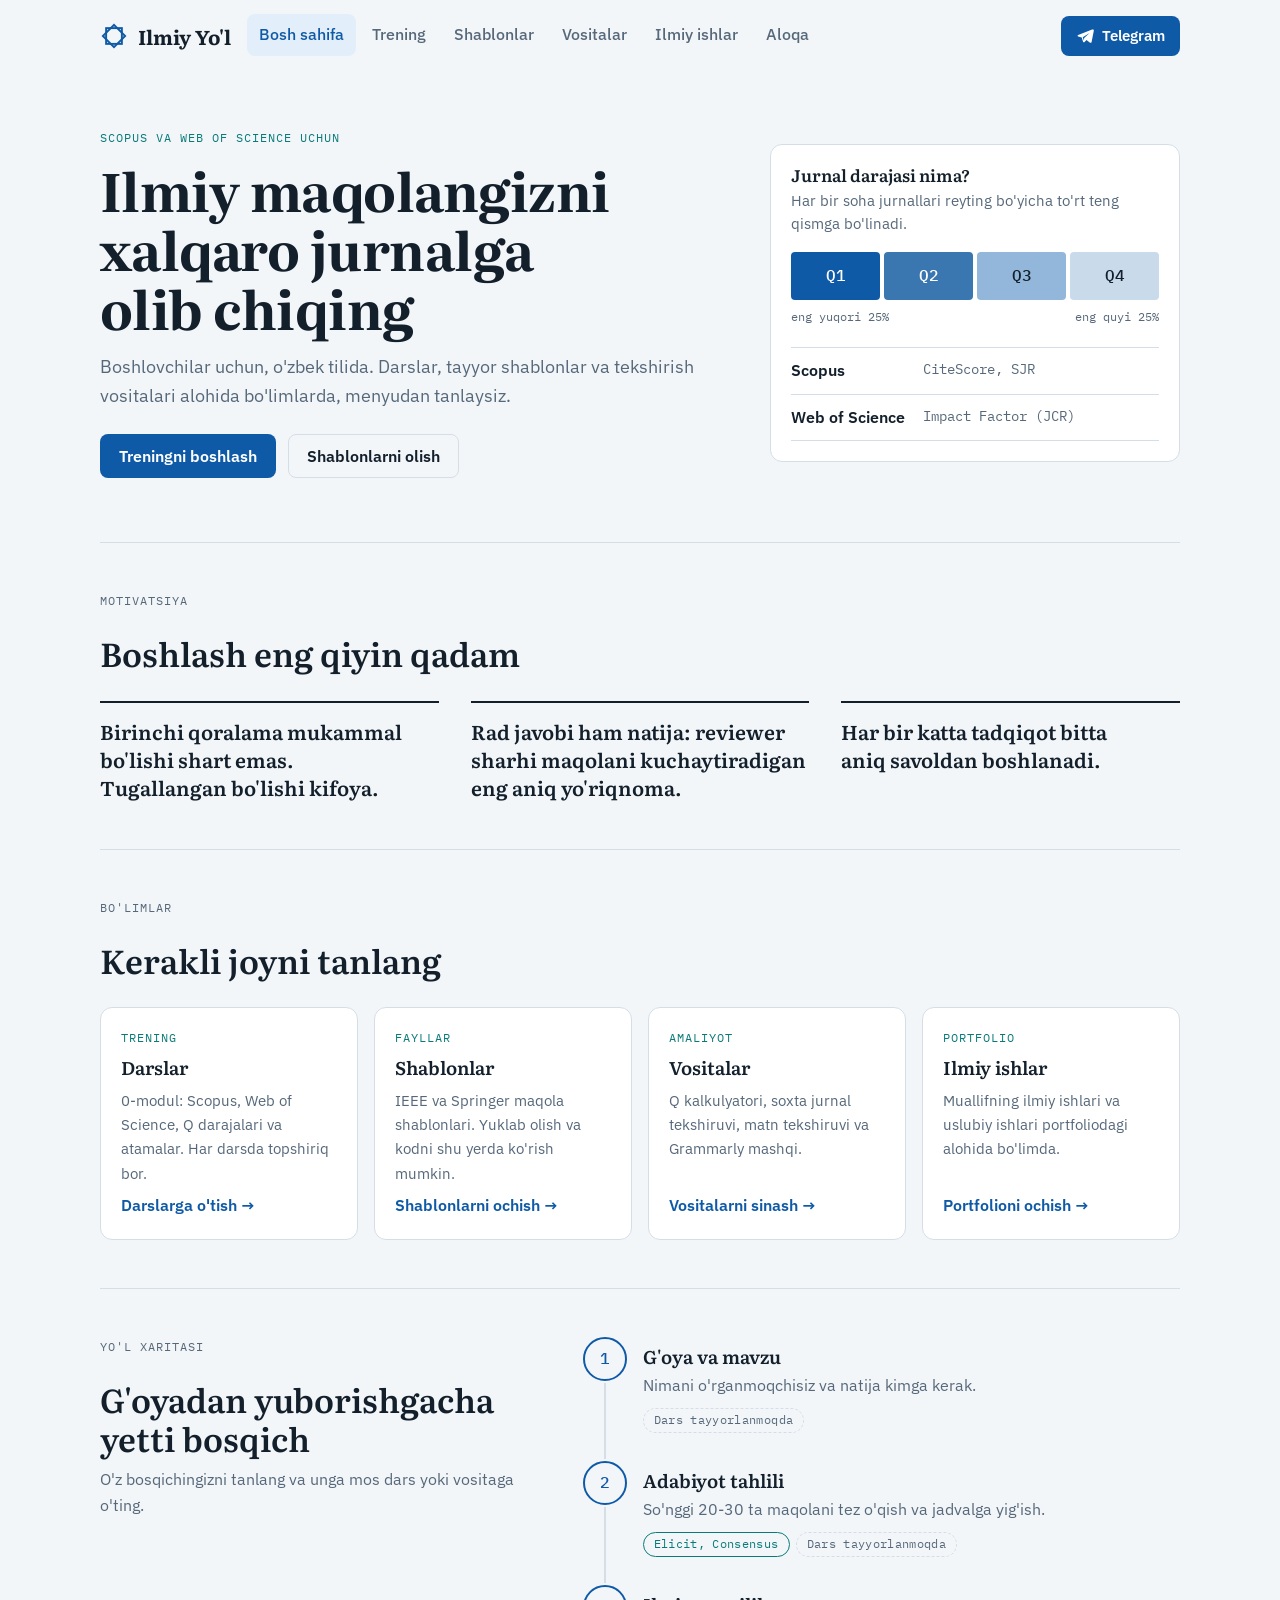
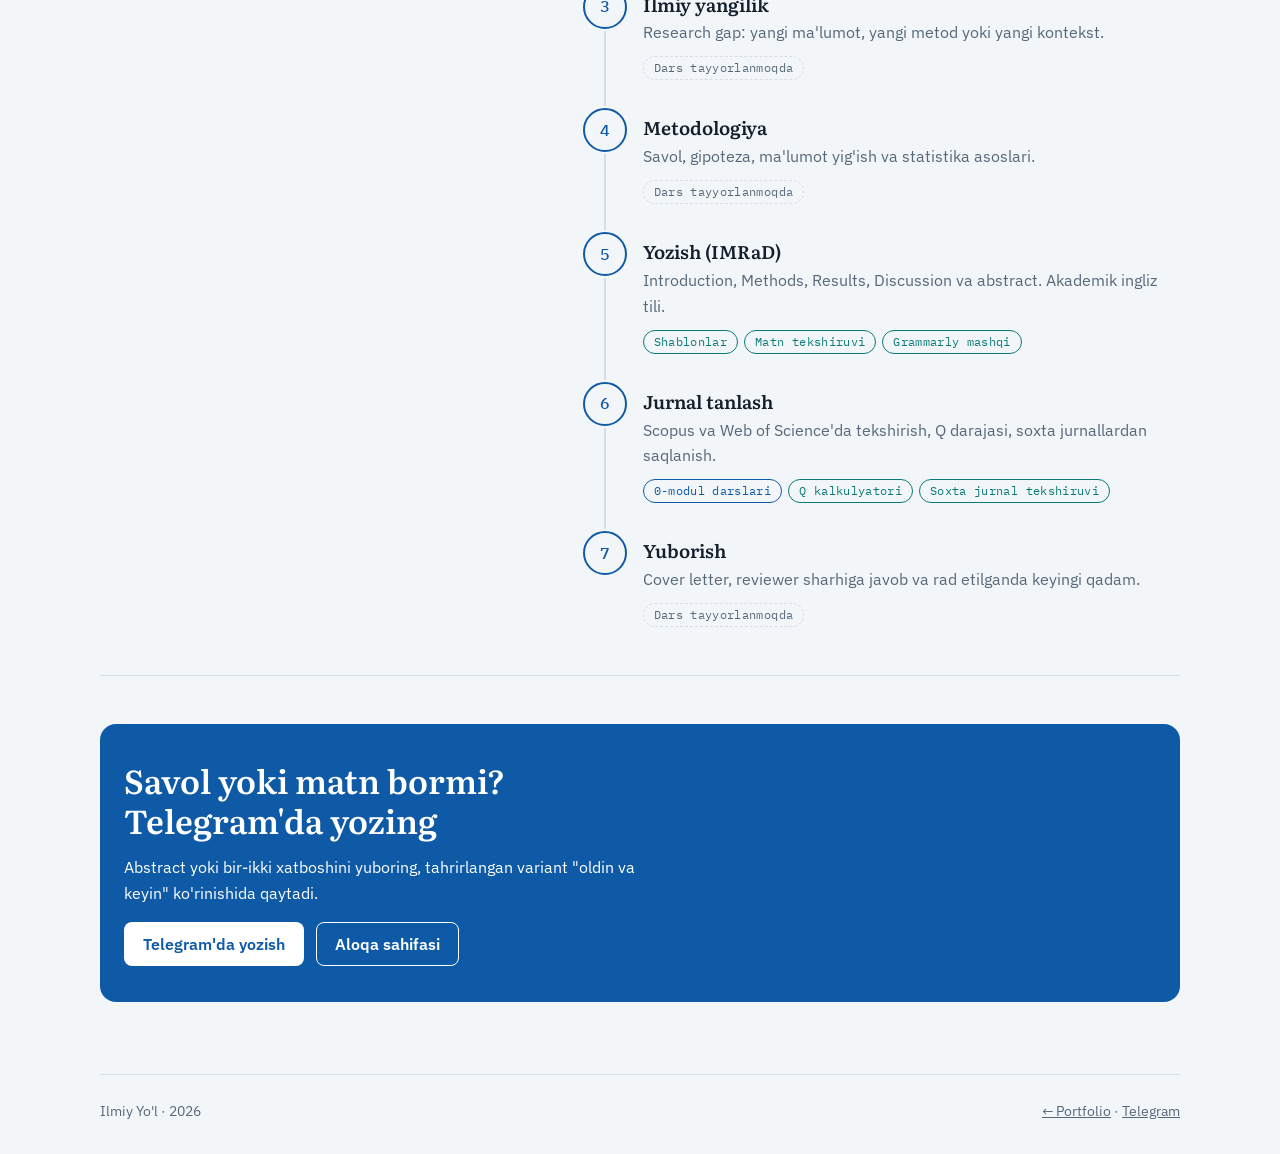
<file: ilmiy-yol/index.html>
<!doctype html>
<html lang="uz">
<head>
<meta charset="utf-8">
<meta name="viewport" content="width=device-width, initial-scale=1, viewport-fit=cover">
<title>Ilmiy Yo'l</title>
<meta name="description" content="Ilmiy maqola yozish, Scopus va Web of Science jurnal tanlash bo'yicha o'zbek tilidagi darslar, shablonlar va vositalar.">
<link rel="preconnect" href="https://fonts.googleapis.com">
<link rel="preconnect" href="https://fonts.gstatic.com" crossorigin>
<link rel="stylesheet" href="https://fonts.googleapis.com/css2?family=IBM+Plex+Mono:wght@500&family=IBM+Plex+Sans:wght@400;500;600&family=Literata:opsz,wght@7..72,600;7..72,700&display=swap">
<link rel="stylesheet" href="assets/site.css">
</head>
<body>
<header class="top wrap">
<a class="brand" href="index.html" aria-label="Ilmiy Yo'l bosh sahifa"><svg viewBox="0 0 32 32" aria-hidden="true"><rect x="7" y="7" width="18" height="18" fill="none" stroke="currentColor" stroke-width="2.2"/><rect x="7" y="7" width="18" height="18" fill="none" stroke="currentColor" stroke-width="2.2" transform="rotate(45 16 16)"/></svg><span>Ilmiy Yo'l</span></a>
<nav class="nav" aria-label="Bo'limlar"><a href="index.html" aria-current="page">Bosh sahifa</a><a href="trening/index.html">Trening</a><a href="shablonlar/index.html">Shablonlar</a><a href="vositalar/index.html">Vositalar</a><a href="../#ilmiy">Ilmiy ishlar</a><a href="aloqa/index.html">Aloqa</a></nav>
<a class="btn btn-primary btn-sm" href="https://t.me/bek92_02" target="_blank" rel="noopener"><svg viewBox="0 0 24 24" aria-hidden="true"><path fill="currentColor" d="M21.5 3.3 2.9 10.5c-1 .4-1 1.8.1 2.1l4.6 1.4 1.8 5.6c.3.9 1.4 1.1 2 .4l2.6-2.6 4.7 3.5c.8.6 1.9.1 2.1-.9l3-15.2c.2-1-.8-1.8-1.7-1.5ZM9 13.6l9.1-5.7-7.2 6.9-.3 3.3L9 13.6Z"/></svg>Telegram</a>
</header>
<main>

<section class="hero wrap" id="top">
  <div>
    <p class="eyebrow mono-label">Scopus va Web of Science uchun</p>
    <h1>Ilmiy maqolangizni xalqaro jurnalga olib chiqing</h1>
    <p class="lead">Boshlovchilar uchun, o'zbek tilida. Darslar, tayyor shablonlar va tekshirish vositalari alohida bo'limlarda, menyudan tanlaysiz.</p>
    <div class="actions">
      <a class="btn btn-primary" href="trening/index.html">Treningni boshlash</a>
      <a class="btn btn-ghost" href="shablonlar/index.html">Shablonlarni olish</a>
    </div>
  </div>
  <aside class="scale" aria-labelledby="scale-title">
    <h2 id="scale-title">Jurnal darajasi nima?</h2>
    <p class="sub">Har bir soha jurnallari reyting bo'yicha to'rt teng qismga bo'linadi.</p>
    <div class="qbar" role="img" aria-label="Q1 eng yuqori 25 foiz, Q4 eng quyi 25 foiz"><span class="q1">Q1</span><span class="q2">Q2</span><span class="q3">Q3</span><span class="q4">Q4</span></div>
    <div class="qends"><span>eng yuqori 25%</span><span>eng quyi 25%</span></div>
    <dl class="metrics">
      <div><dt>Scopus</dt><dd>CiteScore, SJR</dd></div>
      <div><dt>Web of Science</dt><dd>Impact Factor (JCR)</dd></div>
    </dl>
  </aside>
</section>

<section class="sec wrap" id="motivatsiya">
  <div class="sec-head"><p class="eyebrow mono-label">Motivatsiya</p><h2>Boshlash eng qiyin qadam</h2></div>
  <div class="maxims">
    <blockquote><p>Birinchi qoralama mukammal bo'lishi shart emas. Tugallangan bo'lishi kifoya.</p></blockquote>
    <blockquote><p>Rad javobi ham natija: reviewer sharhi maqolani kuchaytiradigan eng aniq yo'riqnoma.</p></blockquote>
    <blockquote><p>Har bir katta tadqiqot bitta aniq savoldan boshlanadi.</p></blockquote>
  </div>
</section>

<section class="sec wrap" id="bolimlar">
  <div class="sec-head"><p class="eyebrow mono-label">Bo'limlar</p><h2>Kerakli joyni tanlang</h2></div>
  <div class="tiles">
    <a class="tile" href="trening/index.html"><span class="kicker mono-label">Trening</span><h3>Darslar</h3><p>0-modul: Scopus, Web of Science, Q darajalari va atamalar. Har darsda topshiriq bor.</p><span class="go">Darslarga o'tish →</span></a>
    <a class="tile" href="shablonlar/index.html"><span class="kicker mono-label">Fayllar</span><h3>Shablonlar</h3><p>IEEE va Springer maqola shablonlari. Yuklab olish va kodni shu yerda ko'rish mumkin.</p><span class="go">Shablonlarni ochish →</span></a>
    <a class="tile" href="vositalar/index.html"><span class="kicker mono-label">Amaliyot</span><h3>Vositalar</h3><p>Q kalkulyatori, soxta jurnal tekshiruvi, matn tekshiruvi va Grammarly mashqi.</p><span class="go">Vositalarni sinash →</span></a>
    <a class="tile" href="../#ilmiy"><span class="kicker mono-label">Portfolio</span><h3>Ilmiy ishlar</h3><p>Muallifning ilmiy ishlari va uslubiy ishlari portfoliodagi alohida bo'limda.</p><span class="go">Portfolioni ochish →</span></a>
  </div>
</section>

<section class="sec wrap" id="jarayon">
  <div class="split">
    <div class="sec-head"><p class="eyebrow mono-label">Yo'l xaritasi</p><h2>G'oyadan yuborishgacha yetti bosqich</h2><p>O'z bosqichingizni tanlang va unga mos dars yoki vositaga o'ting.</p></div>
    <ol class="steps">
      <li class="step"><span class="n" aria-hidden="true">1</span><div><h3>G'oya va mavzu</h3><p>Nimani o'rganmoqchisiz va natija kimga kerak.</p><div class="chips"><span class="chip soon">Dars tayyorlanmoqda</span></div></div></li>
      <li class="step"><span class="n" aria-hidden="true">2</span><div><h3>Adabiyot tahlili</h3><p>So'nggi 20-30 ta maqolani tez o'qish va jadvalga yig'ish.</p><div class="chips"><span class="chip vosita">Elicit, Consensus</span><span class="chip soon">Dars tayyorlanmoqda</span></div></div></li>
      <li class="step"><span class="n" aria-hidden="true">3</span><div><h3>Ilmiy yangilik</h3><p>Research gap: yangi ma'lumot, yangi metod yoki yangi kontekst.</p><div class="chips"><span class="chip soon">Dars tayyorlanmoqda</span></div></div></li>
      <li class="step"><span class="n" aria-hidden="true">4</span><div><h3>Metodologiya</h3><p>Savol, gipoteza, ma'lumot yig'ish va statistika asoslari.</p><div class="chips"><span class="chip soon">Dars tayyorlanmoqda</span></div></div></li>
      <li class="step"><span class="n" aria-hidden="true">5</span><div><h3>Yozish (IMRaD)</h3><p>Introduction, Methods, Results, Discussion va abstract. Akademik ingliz tili.</p><div class="chips"><a class="chip vosita" href="shablonlar/index.html">Shablonlar</a><a class="chip vosita" href="vositalar/index.html#matn">Matn tekshiruvi</a><a class="chip vosita" href="vositalar/index.html#grammarly">Grammarly mashqi</a></div></div></li>
      <li class="step"><span class="n" aria-hidden="true">6</span><div><h3>Jurnal tanlash</h3><p>Scopus va Web of Science'da tekshirish, Q darajasi, soxta jurnallardan saqlanish.</p><div class="chips"><a class="chip dars" href="trening/index.html">0-modul darslari</a><a class="chip vosita" href="vositalar/index.html#q">Q kalkulyatori</a><a class="chip vosita" href="vositalar/index.html#soxta">Soxta jurnal tekshiruvi</a></div></div></li>
      <li class="step"><span class="n" aria-hidden="true">7</span><div><h3>Yuborish</h3><p>Cover letter, reviewer sharhiga javob va rad etilganda keyingi qadam.</p><div class="chips"><span class="chip soon">Dars tayyorlanmoqda</span></div></div></li>
    </ol>
  </div>
</section>

<section class="sec wrap" id="aloqa-cta">
  <div class="cta">
    <h2>Savol yoki matn bormi? Telegram'da yozing</h2>
    <p>Abstract yoki bir-ikki xatboshini yuboring, tahrirlangan variant "oldin va keyin" ko'rinishida qaytadi.</p>
    <div class="actions"><a class="btn btn-primary" href="https://t.me/bek92_02" target="_blank" rel="noopener">Telegram'da yozish</a><a class="btn btn-ghost" href="aloqa/index.html">Aloqa sahifasi</a></div>
  </div>
</section>

</main>
<footer class="wrap"><span>Ilmiy Yo'l · 2026</span><span><a href="../">← Portfolio</a> · <a href="https://t.me/bek92_02" target="_blank" rel="noopener">Telegram</a></span></footer>
<script src="assets/site.js" defer></script>
</body>
</html>
</file>
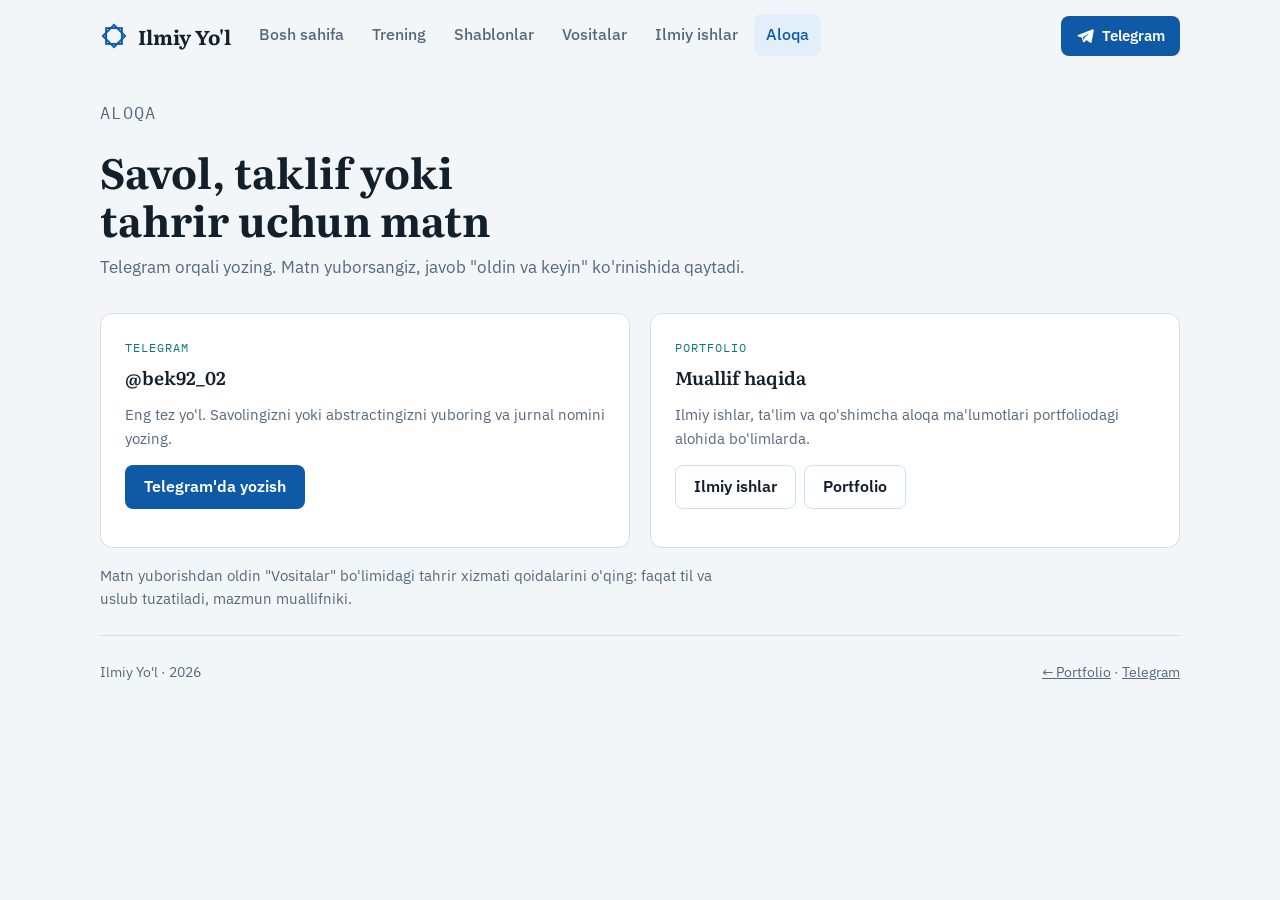
<file: ilmiy-yol/aloqa/index.html>
<!doctype html>
<html lang="uz">
<head>
<meta charset="utf-8">
<meta name="viewport" content="width=device-width, initial-scale=1, viewport-fit=cover">
<title>Aloqa | Ilmiy Yo'l</title>
<meta name="description" content="Ilmiy Yo'l bilan bog'lanish: Telegram va portfolio.">
<link rel="preconnect" href="https://fonts.googleapis.com">
<link rel="preconnect" href="https://fonts.gstatic.com" crossorigin>
<link rel="stylesheet" href="https://fonts.googleapis.com/css2?family=IBM+Plex+Mono:wght@500&family=IBM+Plex+Sans:wght@400;500;600&family=Literata:opsz,wght@7..72,600;7..72,700&display=swap">
<link rel="stylesheet" href="../assets/site.css">
</head>
<body>
<header class="top wrap">
<a class="brand" href="../index.html" aria-label="Ilmiy Yo'l bosh sahifa"><svg viewBox="0 0 32 32" aria-hidden="true"><rect x="7" y="7" width="18" height="18" fill="none" stroke="currentColor" stroke-width="2.2"/><rect x="7" y="7" width="18" height="18" fill="none" stroke="currentColor" stroke-width="2.2" transform="rotate(45 16 16)"/></svg><span>Ilmiy Yo'l</span></a>
<nav class="nav" aria-label="Bo'limlar"><a href="../index.html">Bosh sahifa</a><a href="../trening/index.html">Trening</a><a href="../shablonlar/index.html">Shablonlar</a><a href="../vositalar/index.html">Vositalar</a><a href="../../#ilmiy">Ilmiy ishlar</a><a href="../aloqa/index.html" aria-current="page">Aloqa</a></nav>
<a class="btn btn-primary btn-sm" href="https://t.me/bek92_02" target="_blank" rel="noopener"><svg viewBox="0 0 24 24" aria-hidden="true"><path fill="currentColor" d="M21.5 3.3 2.9 10.5c-1 .4-1 1.8.1 2.1l4.6 1.4 1.8 5.6c.3.9 1.4 1.1 2 .4l2.6-2.6 4.7 3.5c.8.6 1.9.1 2.1-.9l3-15.2c.2-1-.8-1.8-1.7-1.5ZM9 13.6l9.1-5.7-7.2 6.9-.3 3.3L9 13.6Z"/></svg>Telegram</a>
</header>
<main>

<div class="wrap">
  <div class="pagehead">
    <p class="eyebrow mono-label">Aloqa</p>
    <h1>Savol, taklif yoki tahrir uchun matn</h1>
    <p>Telegram orqali yozing. Matn yuborsangiz, javob "oldin va keyin" ko'rinishida qaytadi.</p>
  </div>
  <div class="cols" style="margin-top:24px">
    <article class="card">
      <p class="kicker mono-label">Telegram</p>
      <h3>@bek92_02</h3>
      <p class="desc">Eng tez yo'l. Savolingizni yoki abstractingizni yuboring va jurnal nomini yozing.</p>
      <div class="dl"><a class="btn btn-primary" href="https://t.me/bek92_02" target="_blank" rel="noopener">Telegram'da yozish</a></div>
    </article>
    <article class="card">
      <p class="kicker mono-label">Portfolio</p>
      <h3>Muallif haqida</h3>
      <p class="desc">Ilmiy ishlar, ta'lim va qo'shimcha aloqa ma'lumotlari portfoliodagi alohida bo'limlarda.</p>
      <div class="dl"><a class="btn btn-ghost" href="../../#ilmiy">Ilmiy ishlar</a><a class="btn btn-ghost" href="../../">Portfolio</a></div>
    </article>
  </div>
  <p class="note">Matn yuborishdan oldin "Vositalar" bo'limidagi tahrir xizmati qoidalarini o'qing: faqat til va uslub tuzatiladi, mazmun muallifniki.</p>
</div>

</main>
<footer class="wrap"><span>Ilmiy Yo'l · 2026</span><span><a href="../../">← Portfolio</a> · <a href="https://t.me/bek92_02" target="_blank" rel="noopener">Telegram</a></span></footer>
<script src="../assets/site.js" defer></script>
</body>
</html>
</file>
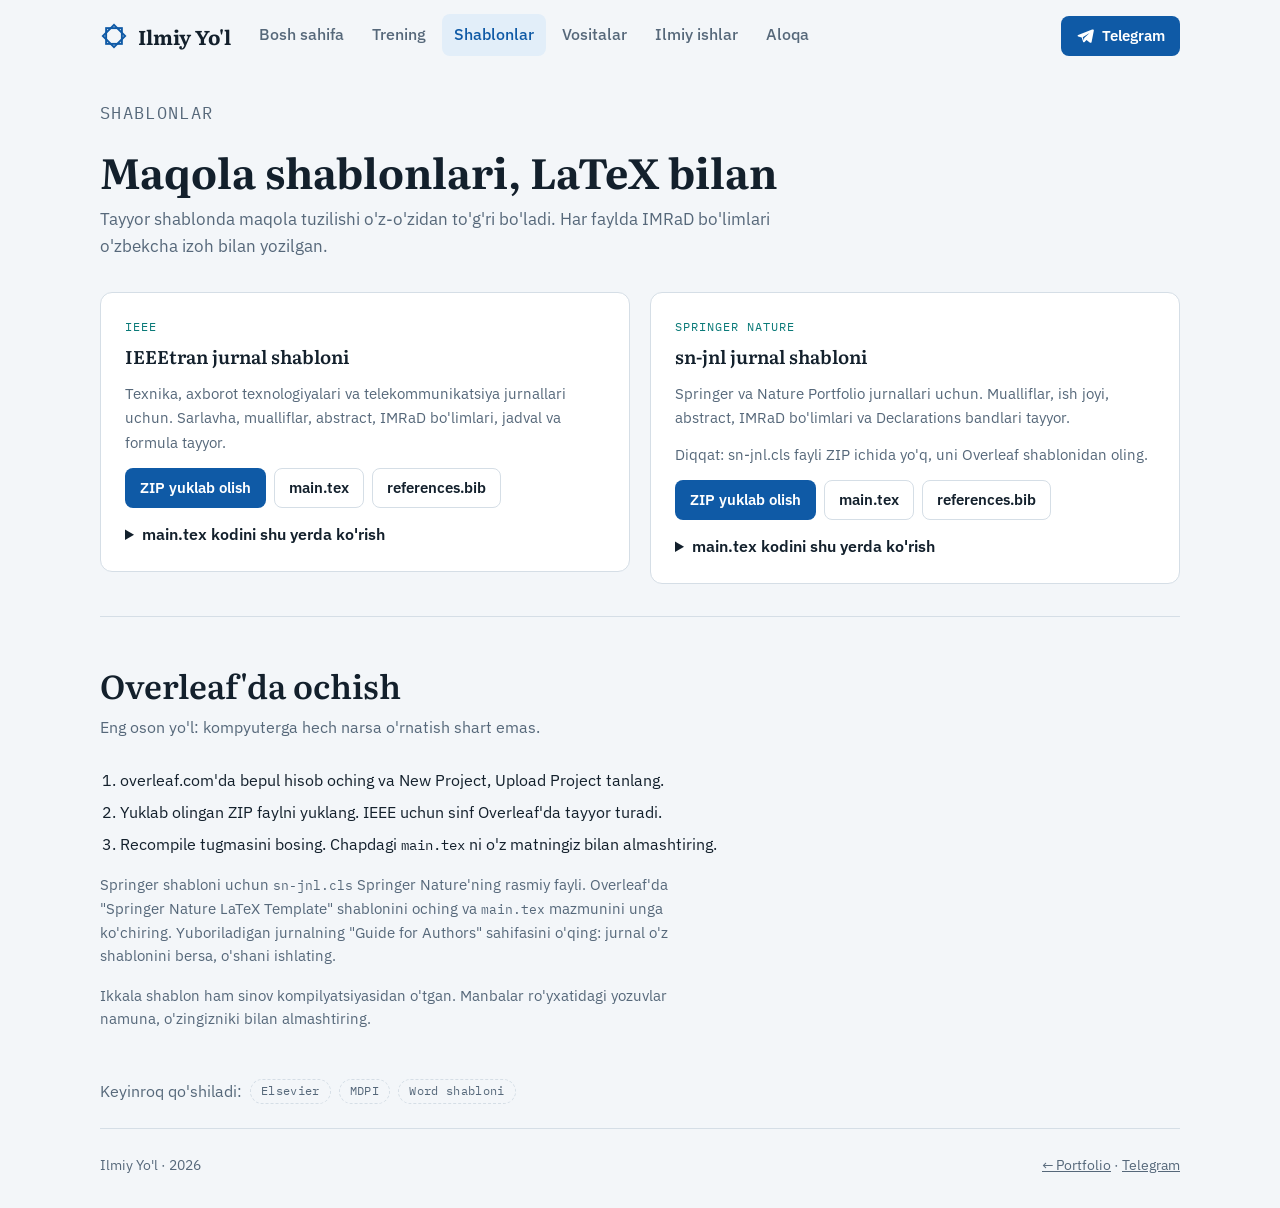
<file: ilmiy-yol/shablonlar/index.html>
<!doctype html>
<html lang="uz">
<head>
<meta charset="utf-8">
<meta name="viewport" content="width=device-width, initial-scale=1, viewport-fit=cover">
<title>Shablonlar | Ilmiy Yo'l</title>
<meta name="description" content="IEEE va Springer Nature maqola shablonlari: yuklab olish va kodni ko'rish.">
<link rel="preconnect" href="https://fonts.googleapis.com">
<link rel="preconnect" href="https://fonts.gstatic.com" crossorigin>
<link rel="stylesheet" href="https://fonts.googleapis.com/css2?family=IBM+Plex+Mono:wght@500&family=IBM+Plex+Sans:wght@400;500;600&family=Literata:opsz,wght@7..72,600;7..72,700&display=swap">
<link rel="stylesheet" href="../assets/site.css">
</head>
<body>
<header class="top wrap">
<a class="brand" href="../index.html" aria-label="Ilmiy Yo'l bosh sahifa"><svg viewBox="0 0 32 32" aria-hidden="true"><rect x="7" y="7" width="18" height="18" fill="none" stroke="currentColor" stroke-width="2.2"/><rect x="7" y="7" width="18" height="18" fill="none" stroke="currentColor" stroke-width="2.2" transform="rotate(45 16 16)"/></svg><span>Ilmiy Yo'l</span></a>
<nav class="nav" aria-label="Bo'limlar"><a href="../index.html">Bosh sahifa</a><a href="../trening/index.html">Trening</a><a href="../shablonlar/index.html" aria-current="page">Shablonlar</a><a href="../vositalar/index.html">Vositalar</a><a href="../../#ilmiy">Ilmiy ishlar</a><a href="../aloqa/index.html">Aloqa</a></nav>
<a class="btn btn-primary btn-sm" href="https://t.me/bek92_02" target="_blank" rel="noopener"><svg viewBox="0 0 24 24" aria-hidden="true"><path fill="currentColor" d="M21.5 3.3 2.9 10.5c-1 .4-1 1.8.1 2.1l4.6 1.4 1.8 5.6c.3.9 1.4 1.1 2 .4l2.6-2.6 4.7 3.5c.8.6 1.9.1 2.1-.9l3-15.2c.2-1-.8-1.8-1.7-1.5ZM9 13.6l9.1-5.7-7.2 6.9-.3 3.3L9 13.6Z"/></svg>Telegram</a>
</header>
<main>

<div class="wrap">
  <div class="pagehead">
    <p class="eyebrow mono-label">Shablonlar</p>
    <h1>Maqola shablonlari, LaTeX bilan</h1>
    <p>Tayyor shablonda maqola tuzilishi o'z-o'zidan to'g'ri bo'ladi. Har faylda IMRaD bo'limlari o'zbekcha izoh bilan yozilgan.</p>
  </div>
  <div class="cols" style="margin-top:24px">
<article class="card"><p class="kicker mono-label">IEEE</p><h3>IEEEtran jurnal shabloni</h3><p class="desc">Texnika, axborot texnologiyalari va telekommunikatsiya jurnallari uchun. Sarlavha, mualliflar, abstract, IMRaD bo'limlari, jadval va formula tayyor.</p><div class="dl"><a class="btn btn-primary btn-sm" href="ieee-shablon.zip" download>ZIP yuklab olish</a><a class="btn btn-ghost btn-sm" href="ieee/main.tex" download>main.tex</a><a class="btn btn-ghost btn-sm" href="ieee/references.bib" download>references.bib</a></div><details class="code"><summary>main.tex kodini shu yerda ko'rish</summary><pre><code>% =====================================================================
% IEEE jurnal maqolasi shabloni (IEEEtran sinfi) - Ilmiy Yo'l
% Izohlar o'zbek tilida, maqola matni inglizcha yoziladi.
%
% Kompilyatsiya: pdflatex -&gt; bibtex -&gt; pdflatex -&gt; pdflatex
% (Overleaf'da "Recompile" tugmasi buni o'zi bajaradi.)
%
% MUHIM: yuboriladigan jurnalning "Information for Authors" sahifasini
% o'qing. Ba'zi jurnallar [journal] o'rniga [conference] yoki boshqa
% sozlama talab qiladi.
% =====================================================================
\documentclass[journal]{IEEEtran}

\usepackage[T1]{fontenc}
\usepackage[utf8]{inputenc}
\usepackage{cite}
\usepackage{amsmath,amssymb}
\usepackage{graphicx}
\usepackage{booktabs}
\usepackage{url}

\hyphenation{op-tical net-works semi-conduc-tor}

\begin{document}

% --- Sarlavha: aniq, mazmunli, qisqa. Qisqartmalardan qoching. ---
\title{Title of Your Article: Specific, Informative and Concise}

% --- Mualliflar va ish joyi ---
\author{First~Author,~\IEEEmembership{Member,~IEEE,}
        Second~Author,
        and~Third~Author%
\thanks{Manuscript received Month DD, 2026; revised Month DD, 2026.}%
\thanks{First Author and Second Author are with the Department of Information Technologies, Example University, City, Country (e-mail: author@example.com).}%
\thanks{Third Author is with the Example Institute, City, Country.}}

\markboth{IEEE Journal Name, Vol.~XX, No.~X, Month 2026}%
{Author \MakeLowercase{\textit{et al.}}: Title of Your Article}

\maketitle

% --- Abstract: muammo, usul, asosiy natija, xulosa. Bitta xatboshi. ---
\begin{abstract}
State the problem in one sentence. Describe the method you propose or the data you analyse. Report the main quantitative result, for example the improvement over the baseline, with a number. End with the practical or scientific significance. Keep the abstract self-contained, without citations or abbreviations that are not explained.
\end{abstract}

\begin{IEEEkeywords}
keyword one, keyword two, keyword three, keyword four.
\end{IEEEkeywords}

\IEEEpeerreviewmaketitle

% =====================================================================
% I (Introduction): muammo nima, nima uchun muhim, boshqalar nima qilgan,
% sizning ishingiz nimasi bilan yangi (research gap), maqola tuzilishi.
% =====================================================================
\section{Introduction}
State the research problem and why it matters to the field~\cite{he2016resnet,redmon2016yolo}. Summarise what earlier studies have done and where they fall short. Name the gap clearly: new data, a new method, or a new context.

State the contribution of this article in one sentence, then list the contributions if there are several. Finish with a short outline of the remaining sections.

% =====================================================================
% M (Methods): boshqa olim ishingizni takrorlay oladigan darajada aniq.
% =====================================================================
\section{Methodology}
Describe the data set, its source, size and how it was collected or prepared. Describe the proposed method step by step. Give the evaluation metric in a formula, for example the $F_1$ score:
\begin{equation}
  F_1 = \frac{2PR}{P+R},
  \label{eq:f1}
\end{equation}
where $P$ is precision and $R$ is recall. Refer to equations in the text as~(\ref{eq:f1}).

% =====================================================================
% R (Results): faqat natijalar, izohsiz. Jadval va rasm matnda tilga olinadi.
% =====================================================================
\section{Results}
Present the results without interpretation. Table~\ref{tab:results} shows the comparison with the baseline. Replace the placeholders with your own measured values.

\begin{table}[!t]
  \caption{Comparison With the Baseline (Replace With Your Results)}
  \label{tab:results}
  \centering
  \begin{tabular}{lcc}
    \toprule
    Method &amp; $F_1$ score (\%) &amp; Time (ms) \\
    \midrule
    Baseline &amp; XX.X &amp; XX \\
    Proposed &amp; XX.X &amp; XX \\
    \bottomrule
  \end{tabular}
\end{table}

% Rasm qo'shish uchun (fayl papkada bo'lishi kerak, masalan fig1.pdf):
% \begin{figure}[!t]
%   \centering
%   \includegraphics[width=\columnwidth]{fig1.pdf}
%   \caption{Short, self-explanatory caption.}
%   \label{fig:overview}
% \end{figure}

% =====================================================================
% D (Discussion): natijalar nimani anglatadi, cheklovlar, boshqa ishlar bilan solishtirish.
% =====================================================================
\section{Discussion}
Interpret the results. Explain why the proposed method behaves as observed, compare with related work~\cite{vaswani2017attention} and state the limitations honestly.

\section{Conclusion}
Summarise the findings in two or three sentences and state the future work. Do not repeat the abstract word for word and do not introduce new results.

\section*{Acknowledgment}
Thank the people and funding sources that supported the work. Write ``None'' if there are none.

% --- Adabiyotlar: references.bib faylidan. Faqat matnda keltirilganlari chiqadi. ---
\bibliographystyle{IEEEtran}
\bibliography{references}

\end{document}
</code></pre></details></article>
<article class="card"><p class="kicker mono-label">Springer Nature</p><h3>sn-jnl jurnal shabloni</h3><p class="desc">Springer va Nature Portfolio jurnallari uchun. Mualliflar, ish joyi, abstract, IMRaD bo'limlari va Declarations bandlari tayyor.</p><p class="desc">Diqqat: sn-jnl.cls fayli ZIP ichida yo'q, uni Overleaf shablonidan oling.</p><div class="dl"><a class="btn btn-primary btn-sm" href="springer-shablon.zip" download>ZIP yuklab olish</a><a class="btn btn-ghost btn-sm" href="springer/main.tex" download>main.tex</a><a class="btn btn-ghost btn-sm" href="springer/references.bib" download>references.bib</a></div><details class="code"><summary>main.tex kodini shu yerda ko'rish</summary><pre><code>% =====================================================================
% Springer Nature jurnal maqolasi shabloni (sn-jnl sinfi) - Ilmiy Yo'l
% Izohlar o'zbek tilida, maqola matni inglizcha yoziladi.
%
% DIQQAT: sn-jnl.cls va sn-*.bst fayllari Springer Nature'ning rasmiy
% fayllari. Ularni shu papkaga qo'ying (Overleaf'dagi "Springer Nature
% LaTeX Template" ichida tayyor bor) yoki Springer'ning mualliflar
% sahifasidan oling.
%
% Kompilyatsiya: pdflatex -&gt; bibtex -&gt; pdflatex -&gt; pdflatex
%
% MUHIM: jurnalning "Instructions for Authors" sahifasini o'qing.
% Havolalar uslubini sinf parametri belgilaydi (pastda).
% =====================================================================

% Havolalar uslubi: sn-mathphys-num (raqamli [1]), sn-basic, sn-vancouver,
% sn-apacite (muallif-yil) va boshqalar. Jurnal talabiga qarab tanlang.
\documentclass[sn-mathphys-num]{sn-jnl}

\usepackage{graphicx}
\usepackage{multirow}
\usepackage{amsmath,amssymb,amsfonts}
\usepackage{xcolor}
\usepackage{textcomp}
\usepackage{booktabs}

\raggedbottom

\begin{document}

% --- Sarlavha: aniq, mazmunli, qisqa. Qavs ichida ixcham sarlavha. ---
\title[Short Title]{Title of Your Article: Specific, Informative and Concise}

% --- Mualliflar: yulduzcha (*) muxbir muallifni bildiradi ---
\author*[1]{\fnm{First} \sur{Author}}\email{first.author@example.com}

\author[1]{\fnm{Second} \sur{Author}}\email{second.author@example.com}

\author[2]{\fnm{Third} \sur{Author}}\email{third.author@example.com}

\affil*[1]{\orgdiv{Department of Information Technologies}, \orgname{Example University}, \orgaddress{\city{City}, \postcode{100000}, \country{Country}}}

\affil[2]{\orgdiv{Department}, \orgname{Example Institute}, \orgaddress{\city{City}, \postcode{100000}, \country{Country}}}

% --- Abstract: muammo, usul, asosiy natija, xulosa. Bitta xatboshi. ---
\abstract{State the problem in one sentence. Describe the method you propose or the data you analyse. Report the main quantitative result with a number. End with the practical or scientific significance. Keep the abstract self-contained, without citations. Check the journal's word limit.}

\keywords{keyword one, keyword two, keyword three, keyword four}

\maketitle

% =====================================================================
% Introduction: muammo, dolzarbligi, oldingi ishlar, research gap, hissa.
% =====================================================================
\section{Introduction}\label{sec1}
State the research problem and why it matters to the field \cite{he2016resnet,redmon2016yolo}. Summarise what earlier studies have done and where they fall short. Name the gap clearly: new data, a new method, or a new context.

State the contribution of this article in one sentence. Finish with a short outline of the remaining sections.

% =====================================================================
% Methods: takrorlash mumkin bo'ladigan darajada aniq.
% =====================================================================
\section{Methods}\label{sec2}
Describe the data set, its source and size. Describe the proposed method step by step. Give the evaluation metric as a formula, for example the $F_1$ score:
\begin{equation}
  F_1 = \frac{2PR}{P+R},
  \label{eq:f1}
\end{equation}
where $P$ is precision and $R$ is recall. Refer to equations as Eq.~(\ref{eq:f1}).

% =====================================================================
% Results: faqat natijalar, izohsiz.
% =====================================================================
\section{Results}\label{sec3}
Present the results without interpretation. Table~\ref{tab:results} compares the proposed method with the baseline. Replace the placeholders with your own measured values.

\begin{table}[h]
  \caption{Comparison with the baseline (replace with your results)}
  \label{tab:results}
  \begin{tabular}{@{}lcc@{}}
    \toprule
    Method &amp; $F_1$ score (\%) &amp; Time (ms) \\
    \midrule
    Baseline &amp; XX.X &amp; XX \\
    Proposed &amp; XX.X &amp; XX \\
    \botrule
  \end{tabular}
\end{table}

% Rasm qo'shish uchun (fayl papkada bo'lishi kerak, masalan fig1.pdf):
% \begin{figure}[h]
%   \centering
%   \includegraphics[width=0.9\textwidth]{fig1.pdf}
%   \caption{Short, self-explanatory caption.}
%   \label{fig:overview}
% \end{figure}

% =====================================================================
% Discussion: natijalar nimani anglatadi, cheklovlar, boshqa ishlar bilan solishtirish.
% =====================================================================
\section{Discussion}\label{sec4}
Interpret the results. Explain why the proposed method behaves as observed, compare with related work \cite{vaswani2017attention} and state the limitations honestly.

\section{Conclusion}\label{sec5}
Summarise the findings in two or three sentences and state the future work. Do not repeat the abstract and do not introduce new results.

\bmhead{Acknowledgements}
Thank the people who supported the work. Write ``None'' if there are none.

% --- Springer ko'pincha quyidagi bandlarni talab qiladi. Jurnal talabiga qarang. ---
\section*{Declarations}
\begin{itemize}
\item Funding: state the funding source or ``No funding''.
\item Conflict of interest: state or ``The authors declare no competing interests''.
\item Data availability: where the data can be obtained.
\item Code availability: where the code can be obtained, if applicable.
\item Author contributions: who did what.
\end{itemize}

% --- Adabiyotlar: references.bib faylidan ---
\bibliography{references}

\end{document}
</code></pre></details></article>
  </div>
  <section class="sec" style="margin-top:32px">
    <div class="sec-head"><h2>Overleaf'da ochish</h2><p>Eng oson yo'l: kompyuterga hech narsa o'rnatish shart emas.</p></div>
    <ol class="how">
      <li>overleaf.com'da bepul hisob oching va New Project, Upload Project tanlang.</li>
      <li>Yuklab olingan ZIP faylni yuklang. IEEE uchun sinf Overleaf'da tayyor turadi.</li>
      <li>Recompile tugmasini bosing. Chapdagi <code>main.tex</code> ni o'z matningiz bilan almashtiring.</li>
    </ol>
    <p class="note">Springer shabloni uchun <code>sn-jnl.cls</code> Springer Nature'ning rasmiy fayli. Overleaf'da "Springer Nature LaTeX Template" shablonini oching va <code>main.tex</code> mazmunini unga ko'chiring. Yuboriladigan jurnalning "Guide for Authors" sahifasini o'qing: jurnal o'z shablonini bersa, o'shani ishlating.</p>
    <p class="note">Ikkala shablon ham sinov kompilyatsiyasidan o'tgan. Manbalar ro'yxatidagi yozuvlar namuna, o'zingizniki bilan almashtiring.</p>
  </section>
  <div class="soon-row" style="display:flex;flex-wrap:wrap;gap:8px;align-items:center;color:var(--muted)"><span>Keyinroq qo'shiladi:</span><span class="chip soon">Elsevier</span><span class="chip soon">MDPI</span><span class="chip soon">Word shabloni</span></div>
</div>

</main>
<footer class="wrap"><span>Ilmiy Yo'l · 2026</span><span><a href="../../">← Portfolio</a> · <a href="https://t.me/bek92_02" target="_blank" rel="noopener">Telegram</a></span></footer>
<script src="../assets/site.js" defer></script>
</body>
</html>
</file>
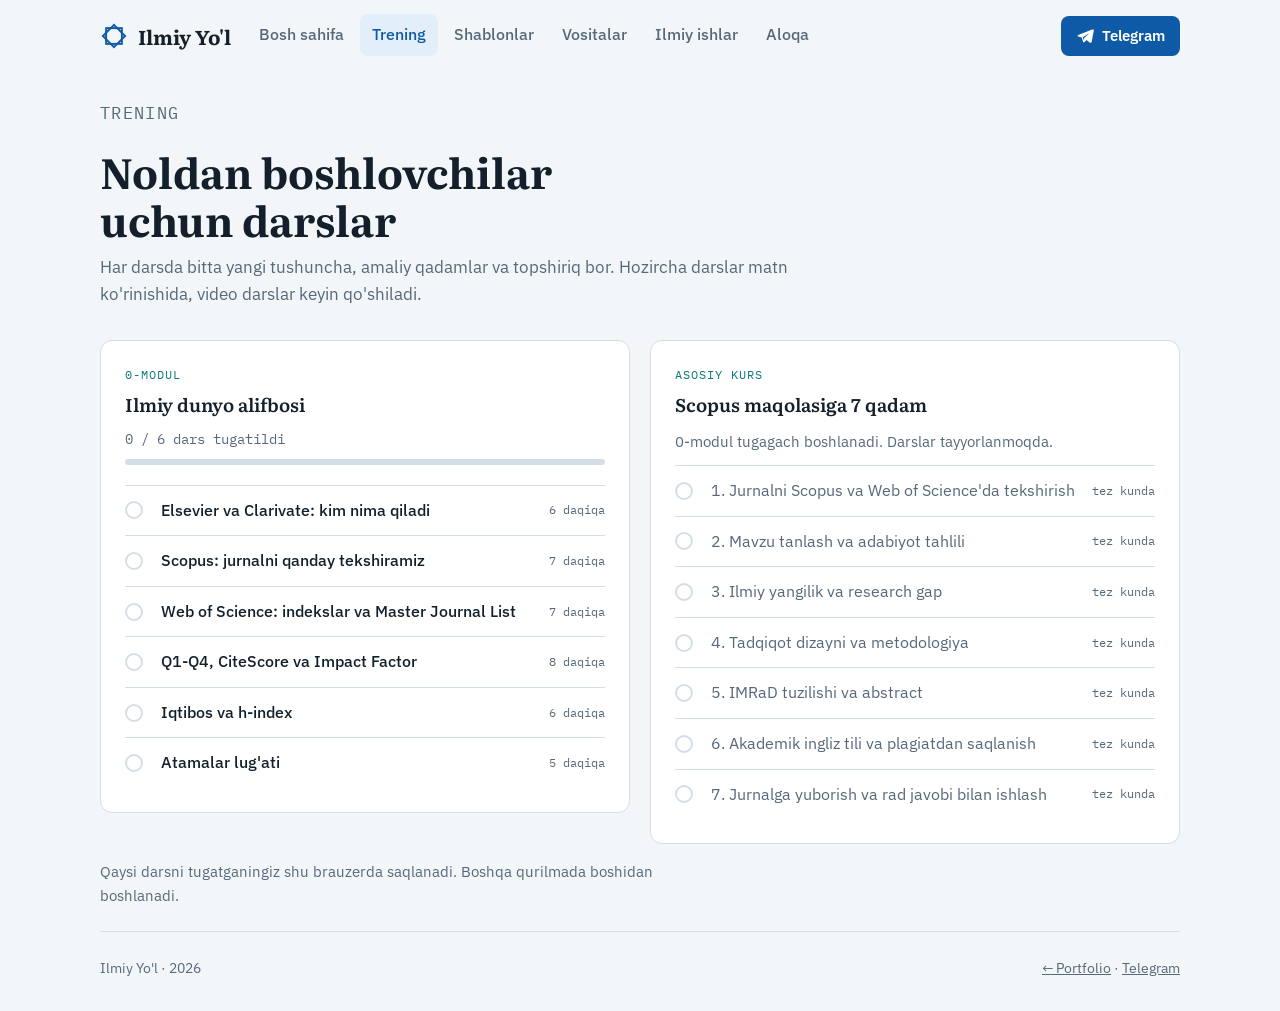
<file: ilmiy-yol/trening/index.html>
<!doctype html>
<html lang="uz">
<head>
<meta charset="utf-8">
<meta name="viewport" content="width=device-width, initial-scale=1, viewport-fit=cover">
<title>Trening | Ilmiy Yo'l</title>
<meta name="description" content="Ilmiy Yo'l treningi: 0-modul darslari va asosiy kurs rejasi.">
<link rel="preconnect" href="https://fonts.googleapis.com">
<link rel="preconnect" href="https://fonts.gstatic.com" crossorigin>
<link rel="stylesheet" href="https://fonts.googleapis.com/css2?family=IBM+Plex+Mono:wght@500&family=IBM+Plex+Sans:wght@400;500;600&family=Literata:opsz,wght@7..72,600;7..72,700&display=swap">
<link rel="stylesheet" href="../assets/site.css">
</head>
<body>
<header class="top wrap">
<a class="brand" href="../index.html" aria-label="Ilmiy Yo'l bosh sahifa"><svg viewBox="0 0 32 32" aria-hidden="true"><rect x="7" y="7" width="18" height="18" fill="none" stroke="currentColor" stroke-width="2.2"/><rect x="7" y="7" width="18" height="18" fill="none" stroke="currentColor" stroke-width="2.2" transform="rotate(45 16 16)"/></svg><span>Ilmiy Yo'l</span></a>
<nav class="nav" aria-label="Bo'limlar"><a href="../index.html">Bosh sahifa</a><a href="../trening/index.html" aria-current="page">Trening</a><a href="../shablonlar/index.html">Shablonlar</a><a href="../vositalar/index.html">Vositalar</a><a href="../../#ilmiy">Ilmiy ishlar</a><a href="../aloqa/index.html">Aloqa</a></nav>
<a class="btn btn-primary btn-sm" href="https://t.me/bek92_02" target="_blank" rel="noopener"><svg viewBox="0 0 24 24" aria-hidden="true"><path fill="currentColor" d="M21.5 3.3 2.9 10.5c-1 .4-1 1.8.1 2.1l4.6 1.4 1.8 5.6c.3.9 1.4 1.1 2 .4l2.6-2.6 4.7 3.5c.8.6 1.9.1 2.1-.9l3-15.2c.2-1-.8-1.8-1.7-1.5ZM9 13.6l9.1-5.7-7.2 6.9-.3 3.3L9 13.6Z"/></svg>Telegram</a>
</header>
<main>

<div class="wrap">
  <div class="pagehead">
    <p class="eyebrow mono-label">Trening</p>
    <h1>Noldan boshlovchilar uchun darslar</h1>
    <p>Har darsda bitta yangi tushuncha, amaliy qadamlar va topshiriq bor. Hozircha darslar matn ko'rinishida, video darslar keyin qo'shiladi.</p>
  </div>
  <div class="cols" style="margin-top:24px">
    <article class="card">
      <p class="kicker mono-label">0-modul</p>
      <h3>Ilmiy dunyo alifbosi</h3>
      <p class="progress" id="prog" data-total="6">0 / 6 dars tugatildi</p>
      <div class="pbar" id="pbar"><span></span></div>
      <ol class="lessonlist">
<li data-lesson="0-1"><span class="tick" aria-hidden="true"></span><a href="dars-0-1.html">Elsevier va Clarivate: kim nima qiladi</a><span class="meta">6 daqiqa</span></li>
<li data-lesson="0-2"><span class="tick" aria-hidden="true"></span><a href="dars-0-2.html">Scopus: jurnalni qanday tekshiramiz</a><span class="meta">7 daqiqa</span></li>
<li data-lesson="0-3"><span class="tick" aria-hidden="true"></span><a href="dars-0-3.html">Web of Science: indekslar va Master Journal List</a><span class="meta">7 daqiqa</span></li>
<li data-lesson="0-4"><span class="tick" aria-hidden="true"></span><a href="dars-0-4.html">Q1-Q4, CiteScore va Impact Factor</a><span class="meta">8 daqiqa</span></li>
<li data-lesson="0-5"><span class="tick" aria-hidden="true"></span><a href="dars-0-5.html">Iqtibos va h-index</a><span class="meta">6 daqiqa</span></li>
<li data-lesson="0-6"><span class="tick" aria-hidden="true"></span><a href="dars-0-6.html">Atamalar lug'ati</a><span class="meta">5 daqiqa</span></li>
      </ol>
    </article>
    <article class="card">
      <p class="kicker mono-label">Asosiy kurs</p>
      <h3>Scopus maqolasiga 7 qadam</h3>
      <p class="desc">0-modul tugagach boshlanadi. Darslar tayyorlanmoqda.</p>
      <ol class="lessonlist">
<li><span class="tick" aria-hidden="true"></span><span class="soon-t">1. Jurnalni Scopus va Web of Science'da tekshirish</span><span class="meta">tez kunda</span></li>
<li><span class="tick" aria-hidden="true"></span><span class="soon-t">2. Mavzu tanlash va adabiyot tahlili</span><span class="meta">tez kunda</span></li>
<li><span class="tick" aria-hidden="true"></span><span class="soon-t">3. Ilmiy yangilik va research gap</span><span class="meta">tez kunda</span></li>
<li><span class="tick" aria-hidden="true"></span><span class="soon-t">4. Tadqiqot dizayni va metodologiya</span><span class="meta">tez kunda</span></li>
<li><span class="tick" aria-hidden="true"></span><span class="soon-t">5. IMRaD tuzilishi va abstract</span><span class="meta">tez kunda</span></li>
<li><span class="tick" aria-hidden="true"></span><span class="soon-t">6. Akademik ingliz tili va plagiatdan saqlanish</span><span class="meta">tez kunda</span></li>
<li><span class="tick" aria-hidden="true"></span><span class="soon-t">7. Jurnalga yuborish va rad javobi bilan ishlash</span><span class="meta">tez kunda</span></li>
      </ol>
    </article>
  </div>
  <p class="note">Qaysi darsni tugatganingiz shu brauzerda saqlanadi. Boshqa qurilmada boshidan boshlanadi.</p>
</div>

</main>
<footer class="wrap"><span>Ilmiy Yo'l · 2026</span><span><a href="../../">← Portfolio</a> · <a href="https://t.me/bek92_02" target="_blank" rel="noopener">Telegram</a></span></footer>
<script src="../assets/site.js" defer></script>
</body>
</html>
</file>
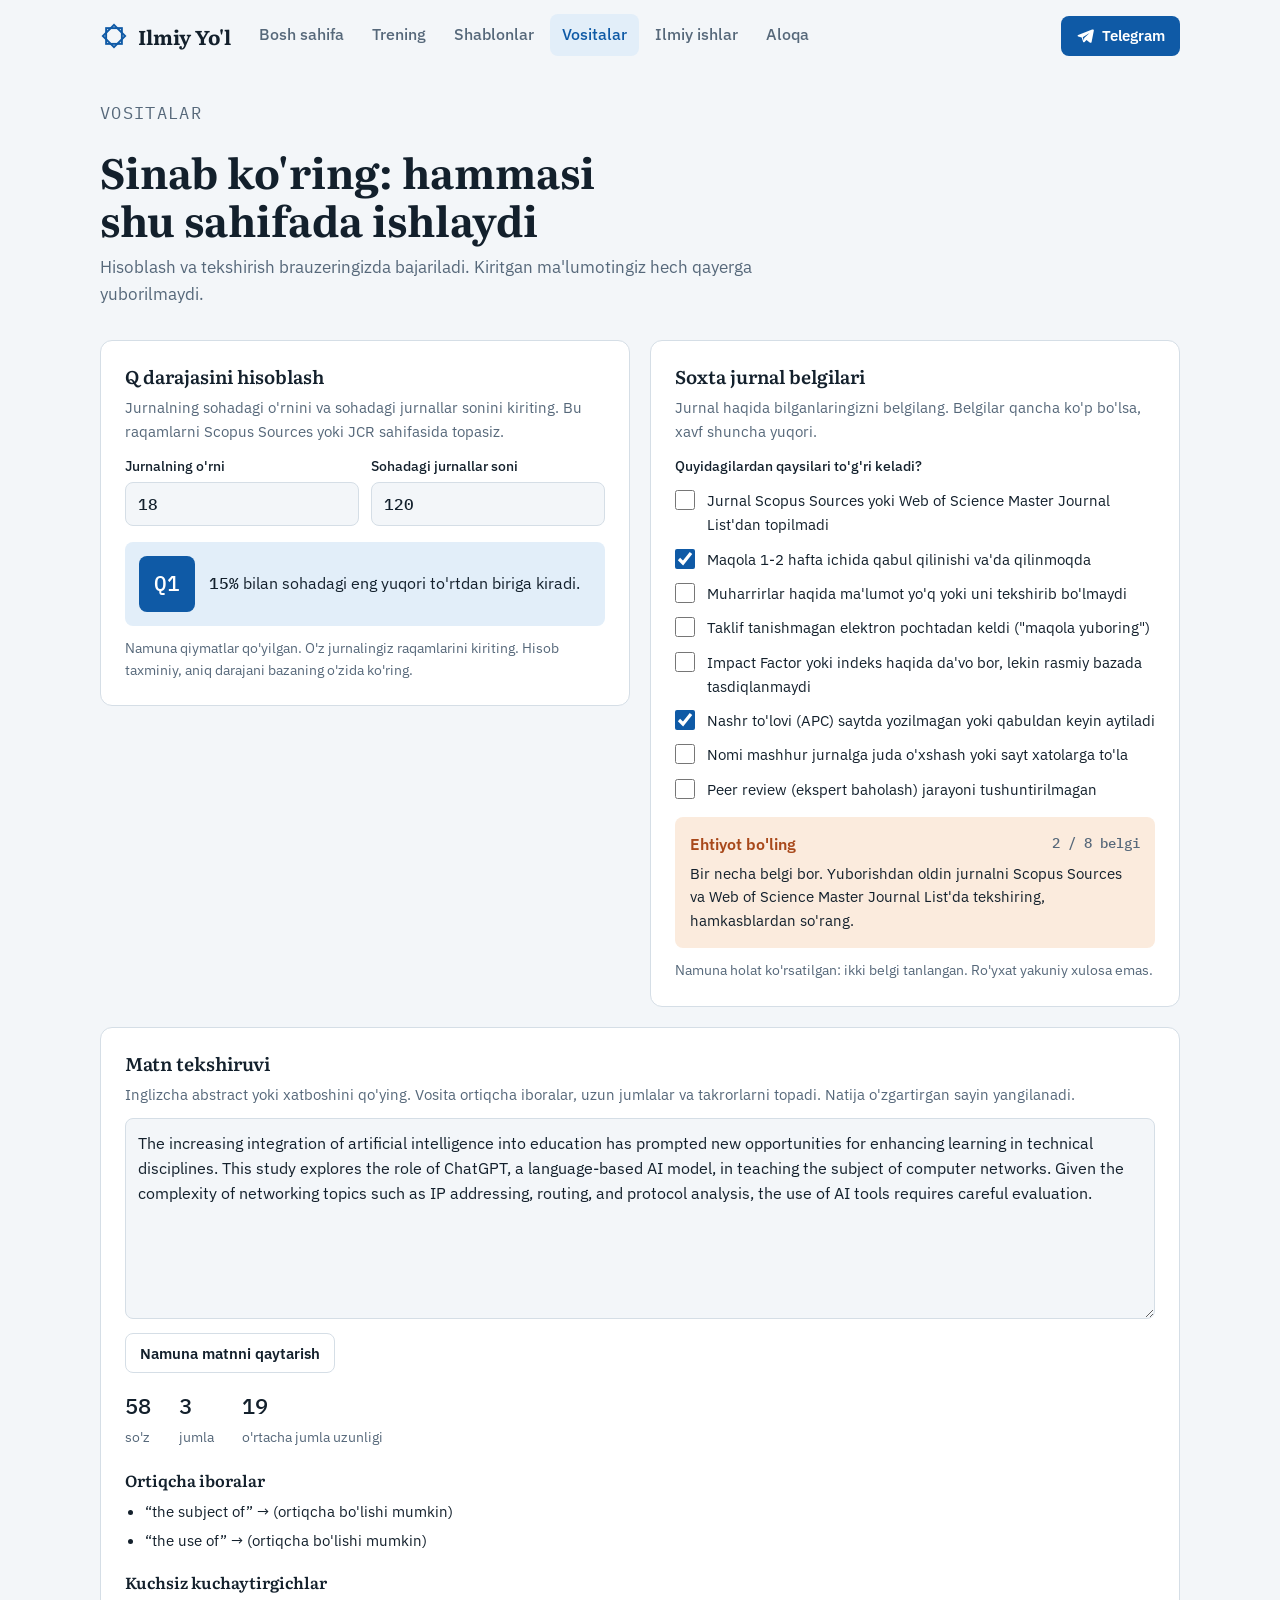
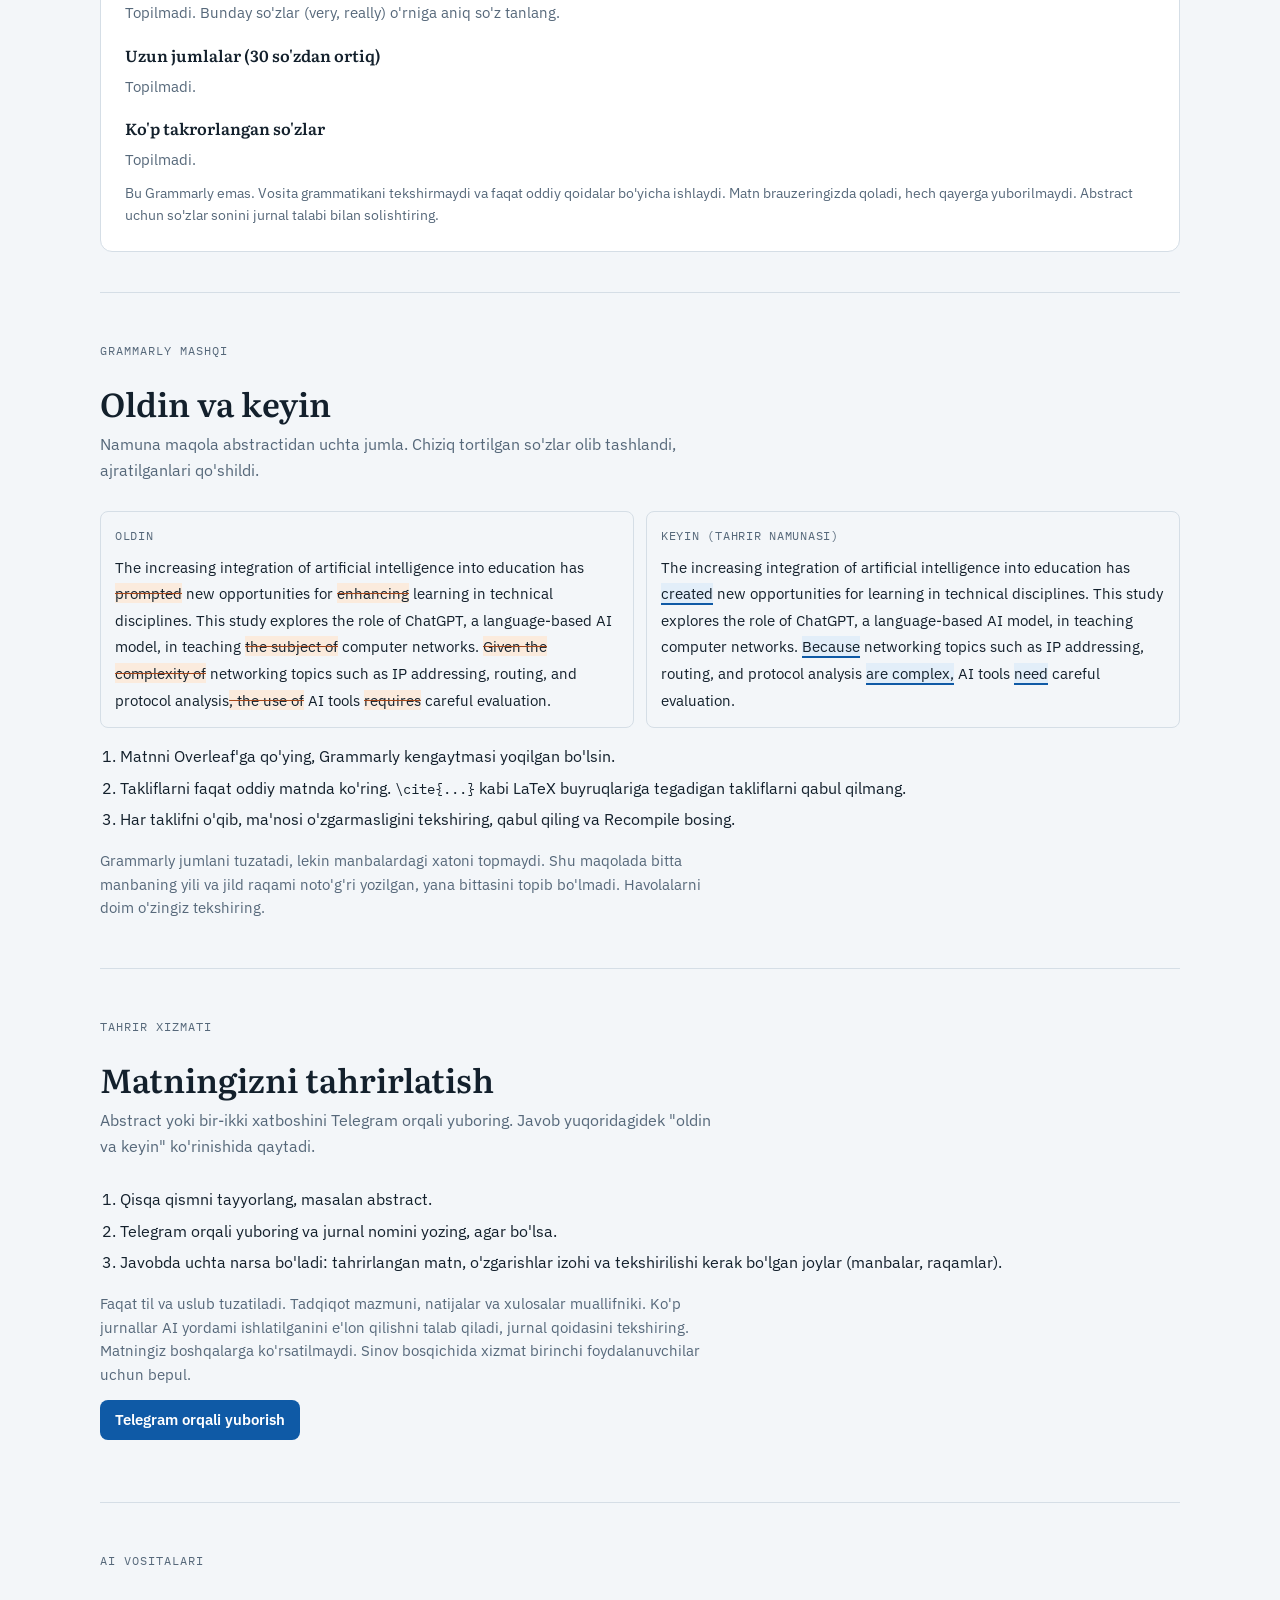
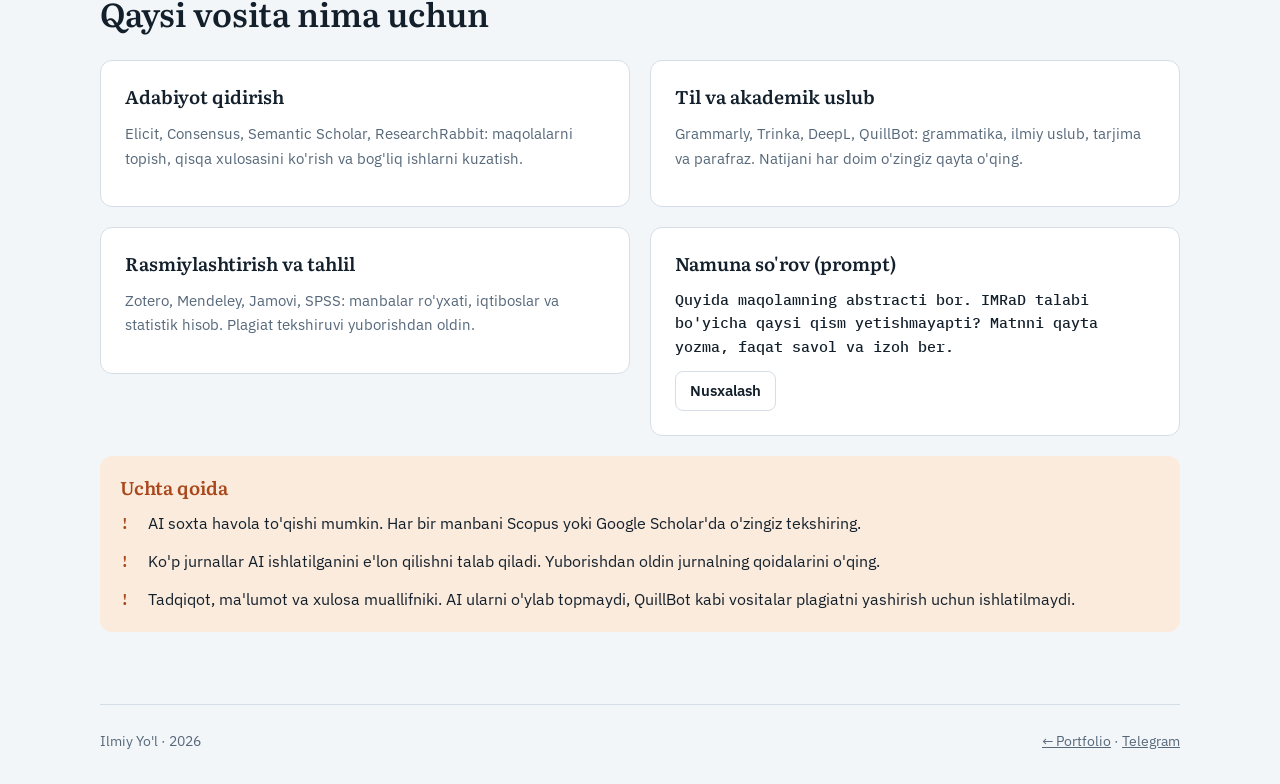
<file: ilmiy-yol/vositalar/index.html>
<!doctype html>
<html lang="uz">
<head>
<meta charset="utf-8">
<meta name="viewport" content="width=device-width, initial-scale=1, viewport-fit=cover">
<title>Vositalar | Ilmiy Yo'l</title>
<meta name="description" content="Q kalkulyatori, soxta jurnal tekshiruvi, matn tekshiruvi va Grammarly mashqi.">
<link rel="preconnect" href="https://fonts.googleapis.com">
<link rel="preconnect" href="https://fonts.gstatic.com" crossorigin>
<link rel="stylesheet" href="https://fonts.googleapis.com/css2?family=IBM+Plex+Mono:wght@500&family=IBM+Plex+Sans:wght@400;500;600&family=Literata:opsz,wght@7..72,600;7..72,700&display=swap">
<link rel="stylesheet" href="../assets/site.css">
</head>
<body>
<header class="top wrap">
<a class="brand" href="../index.html" aria-label="Ilmiy Yo'l bosh sahifa"><svg viewBox="0 0 32 32" aria-hidden="true"><rect x="7" y="7" width="18" height="18" fill="none" stroke="currentColor" stroke-width="2.2"/><rect x="7" y="7" width="18" height="18" fill="none" stroke="currentColor" stroke-width="2.2" transform="rotate(45 16 16)"/></svg><span>Ilmiy Yo'l</span></a>
<nav class="nav" aria-label="Bo'limlar"><a href="../index.html">Bosh sahifa</a><a href="../trening/index.html">Trening</a><a href="../shablonlar/index.html">Shablonlar</a><a href="../vositalar/index.html" aria-current="page">Vositalar</a><a href="../../#ilmiy">Ilmiy ishlar</a><a href="../aloqa/index.html">Aloqa</a></nav>
<a class="btn btn-primary btn-sm" href="https://t.me/bek92_02" target="_blank" rel="noopener"><svg viewBox="0 0 24 24" aria-hidden="true"><path fill="currentColor" d="M21.5 3.3 2.9 10.5c-1 .4-1 1.8.1 2.1l4.6 1.4 1.8 5.6c.3.9 1.4 1.1 2 .4l2.6-2.6 4.7 3.5c.8.6 1.9.1 2.1-.9l3-15.2c.2-1-.8-1.8-1.7-1.5ZM9 13.6l9.1-5.7-7.2 6.9-.3 3.3L9 13.6Z"/></svg>Telegram</a>
</header>
<main>

<div class="wrap">
  <div class="pagehead">
    <p class="eyebrow mono-label">Vositalar</p>
    <h1>Sinab ko'ring: hammasi shu sahifada ishlaydi</h1>
    <p>Hisoblash va tekshirish brauzeringizda bajariladi. Kiritgan ma'lumotingiz hech qayerga yuborilmaydi.</p>
  </div>
  <div class="tools" style="margin-top:24px">
    <article class="card tool" id="q" aria-labelledby="qt-title">
      <h3 id="qt-title">Q darajasini hisoblash</h3>
      <p class="desc">Jurnalning sohadagi o'rnini va sohadagi jurnallar sonini kiriting. Bu raqamlarni Scopus Sources yoki JCR sahifasida topasiz.</p>
      <form id="qform" novalidate>
        <div class="fields">
          <div class="field"><label for="rank">Jurnalning o'rni</label><input id="rank" name="rank" type="number" inputmode="numeric" min="1" step="1" value="18"></div>
          <div class="field"><label for="total">Sohadagi jurnallar soni</label><input id="total" name="total" type="number" inputmode="numeric" min="1" step="1" value="120"></div>
        </div>
        <div class="qresult" id="qresult" aria-live="polite"><span class="qbadge q1" id="qbadge">Q1</span><p id="qtext"><span class="pct">15%</span> bilan sohadagi eng yuqori to'rtdan biriga kiradi.</p></div>
      </form>
      <p class="example">Namuna qiymatlar qo'yilgan. O'z jurnalingiz raqamlarini kiriting. Hisob taxminiy, aniq darajani bazaning o'zida ko'ring.</p>
    </article>

    <article class="card tool" id="soxta" aria-labelledby="pt-title">
      <h3 id="pt-title">Soxta jurnal belgilari</h3>
      <p class="desc">Jurnal haqida bilganlaringizni belgilang. Belgilar qancha ko'p bo'lsa, xavf shuncha yuqori.</p>
      <form id="pform" novalidate>
        <fieldset class="checks"><legend>Quyidagilardan qaysilari to'g'ri keladi?</legend><label class="check"><input type="checkbox"><span>Jurnal Scopus Sources yoki Web of Science Master Journal List'dan topilmadi</span></label><label class="check"><input type="checkbox" checked><span>Maqola 1-2 hafta ichida qabul qilinishi va'da qilinmoqda</span></label><label class="check"><input type="checkbox"><span>Muharrirlar haqida ma'lumot yo'q yoki uni tekshirib bo'lmaydi</span></label><label class="check"><input type="checkbox"><span>Taklif tanishmagan elektron pochtadan keldi ("maqola yuboring")</span></label><label class="check"><input type="checkbox"><span>Impact Factor yoki indeks haqida da'vo bor, lekin rasmiy bazada tasdiqlanmaydi</span></label><label class="check"><input type="checkbox" checked><span>Nashr to'lovi (APC) saytda yozilmagan yoki qabuldan keyin aytiladi</span></label><label class="check"><input type="checkbox"><span>Nomi mashhur jurnalga juda o'xshash yoki sayt xatolarga to'la</span></label><label class="check"><input type="checkbox"><span>Peer review (ekspert baholash) jarayoni tushuntirilmagan</span></label></fieldset>
        <div class="verdict" id="verdict" data-level="warn" aria-live="polite">
          <div class="vh"><span class="vt" id="vtitle">Ehtiyot bo'ling</span><span class="vc" id="vcount">2 / 8 belgi</span></div>
          <p id="vtext">Bir necha belgi bor. Yuborishdan oldin jurnalni Scopus Sources va Web of Science Master Journal List'da tekshiring, hamkasblardan so'rang.</p>
        </div>
      </form>
      <p class="example">Namuna holat ko'rsatilgan: ikki belgi tanlangan. Ro'yxat yakuniy xulosa emas.</p>
    </article>

    <article class="card tool wide" id="matn" aria-labelledby="mt-title">
      <h3 id="mt-title">Matn tekshiruvi</h3>
      <p class="desc">Inglizcha abstract yoki xatboshini qo'ying. Vosita ortiqcha iboralar, uzun jumlalar va takrorlarni topadi. Natija o'zgartirgan sayin yangilanadi.</p>
      <label class="sr-only" for="txt">Tekshiriladigan matn</label>
      <textarea id="txt" rows="7" spellcheck="false">The increasing integration of artificial intelligence into education has prompted new opportunities for enhancing learning in technical disciplines. This study explores the role of ChatGPT, a language-based AI model, in teaching the subject of computer networks. Given the complexity of networking topics such as IP addressing, routing, and protocol analysis, the use of AI tools requires careful evaluation.</textarea>
      <div class="dl"><button class="btn btn-ghost btn-sm" id="txt-reset" type="button">Namuna matnni qaytarish</button></div>
      <div id="txt-out" aria-live="polite"></div>
    </article>
  </div>

  <section class="sec" id="grammarly" style="margin-top:40px">
    <div class="sec-head"><p class="eyebrow mono-label">Grammarly mashqi</p><h2>Oldin va keyin</h2><p>Namuna maqola abstractidan uchta jumla. Chiziq tortilgan so'zlar olib tashlandi, ajratilganlari qo'shildi.</p></div>
    <div class="ba">
      <figure lang="en"><figcaption>Oldin</figcaption><p>The increasing integration of artificial intelligence into education has <del>prompted</del> new opportunities for <del>enhancing</del> learning in technical disciplines. This study explores the role of ChatGPT, a language-based AI model, in teaching <del>the subject of</del> computer networks. <del>Given the complexity of</del> networking topics such as IP addressing, routing, and protocol analysis<del>, the use of</del> AI tools <del>requires</del> careful evaluation.</p></figure>
      <figure lang="en"><figcaption>Keyin (tahrir namunasi)</figcaption><p>The increasing integration of artificial intelligence into education has <ins>created</ins> new opportunities for learning in technical disciplines. This study explores the role of ChatGPT, a language-based AI model, in teaching computer networks. <ins>Because</ins> networking topics such as IP addressing, routing, and protocol analysis <ins>are complex,</ins> AI tools <ins>need</ins> careful evaluation.</p></figure>
    </div>
    <ol class="how">
      <li>Matnni Overleaf'ga qo'ying, Grammarly kengaytmasi yoqilgan bo'lsin.</li>
      <li>Takliflarni faqat oddiy matnda ko'ring. <code>\cite{...}</code> kabi LaTeX buyruqlariga tegadigan takliflarni qabul qilmang.</li>
      <li>Har taklifni o'qib, ma'nosi o'zgarmasligini tekshiring, qabul qiling va Recompile bosing.</li>
    </ol>
    <p class="note">Grammarly jumlani tuzatadi, lekin manbalardagi xatoni topmaydi. Shu maqolada bitta manbaning yili va jild raqami noto'g'ri yozilgan, yana bittasini topib bo'lmadi. Havolalarni doim o'zingiz tekshiring.</p>
  </section>

  <section class="sec" id="tahrir">
    <div class="sec-head"><p class="eyebrow mono-label">Tahrir xizmati</p><h2>Matningizni tahrirlatish</h2><p>Abstract yoki bir-ikki xatboshini Telegram orqali yuboring. Javob yuqoridagidek "oldin va keyin" ko'rinishida qaytadi.</p></div>
    <ol class="how">
      <li>Qisqa qismni tayyorlang, masalan abstract.</li>
      <li>Telegram orqali yuboring va jurnal nomini yozing, agar bo'lsa.</li>
      <li>Javobda uchta narsa bo'ladi: tahrirlangan matn, o'zgarishlar izohi va tekshirilishi kerak bo'lgan joylar (manbalar, raqamlar).</li>
    </ol>
    <p class="note">Faqat til va uslub tuzatiladi. Tadqiqot mazmuni, natijalar va xulosalar muallifniki. Ko'p jurnallar AI yordami ishlatilganini e'lon qilishni talab qiladi, jurnal qoidasini tekshiring. Matningiz boshqalarga ko'rsatilmaydi. Sinov bosqichida xizmat birinchi foydalanuvchilar uchun bepul.</p>
    <div class="dl"><a class="btn btn-primary btn-sm" href="https://t.me/bek92_02" target="_blank" rel="noopener">Telegram orqali yuborish</a></div>
  </section>

  <section class="sec" id="ai">
    <div class="sec-head"><p class="eyebrow mono-label">AI vositalari</p><h2>Qaysi vosita nima uchun</h2></div>
    <div class="cols">
      <article class="card"><h3>Adabiyot qidirish</h3><p class="desc">Elicit, Consensus, Semantic Scholar, ResearchRabbit: maqolalarni topish, qisqa xulosasini ko'rish va bog'liq ishlarni kuzatish.</p></article>
      <article class="card"><h3>Til va akademik uslub</h3><p class="desc">Grammarly, Trinka, DeepL, QuillBot: grammatika, ilmiy uslub, tarjima va parafraz. Natijani har doim o'zingiz qayta o'qing.</p></article>
      <article class="card"><h3>Rasmiylashtirish va tahlil</h3><p class="desc">Zotero, Mendeley, Jamovi, SPSS: manbalar ro'yxati, iqtiboslar va statistik hisob. Plagiat tekshiruvi yuborishdan oldin.</p></article>
      <article class="card prompt"><h3>Namuna so'rov (prompt)</h3><pre id="prompt-text">Quyida maqolamning abstracti bor. IMRaD talabi bo'yicha qaysi qism yetishmayapti? Matnni qayta yozma, faqat savol va izoh ber.</pre><button class="btn btn-ghost btn-sm" id="copy-btn" type="button">Nusxalash</button></article>
    </div>
    <div class="ethics" style="margin-top:20px">
      <h3>Uchta qoida</h3>
      <ul>
        <li>AI soxta havola to'qishi mumkin. Har bir manbani Scopus yoki Google Scholar'da o'zingiz tekshiring.</li>
        <li>Ko'p jurnallar AI ishlatilganini e'lon qilishni talab qiladi. Yuborishdan oldin jurnalning qoidalarini o'qing.</li>
        <li>Tadqiqot, ma'lumot va xulosa muallifniki. AI ularni o'ylab topmaydi, QuillBot kabi vositalar plagiatni yashirish uchun ishlatilmaydi.</li>
      </ul>
    </div>
  </section>
</div>

</main>
<footer class="wrap"><span>Ilmiy Yo'l · 2026</span><span><a href="../../">← Portfolio</a> · <a href="https://t.me/bek92_02" target="_blank" rel="noopener">Telegram</a></span></footer>
<script src="../assets/site.js" defer></script>
</body>
</html>
</file>
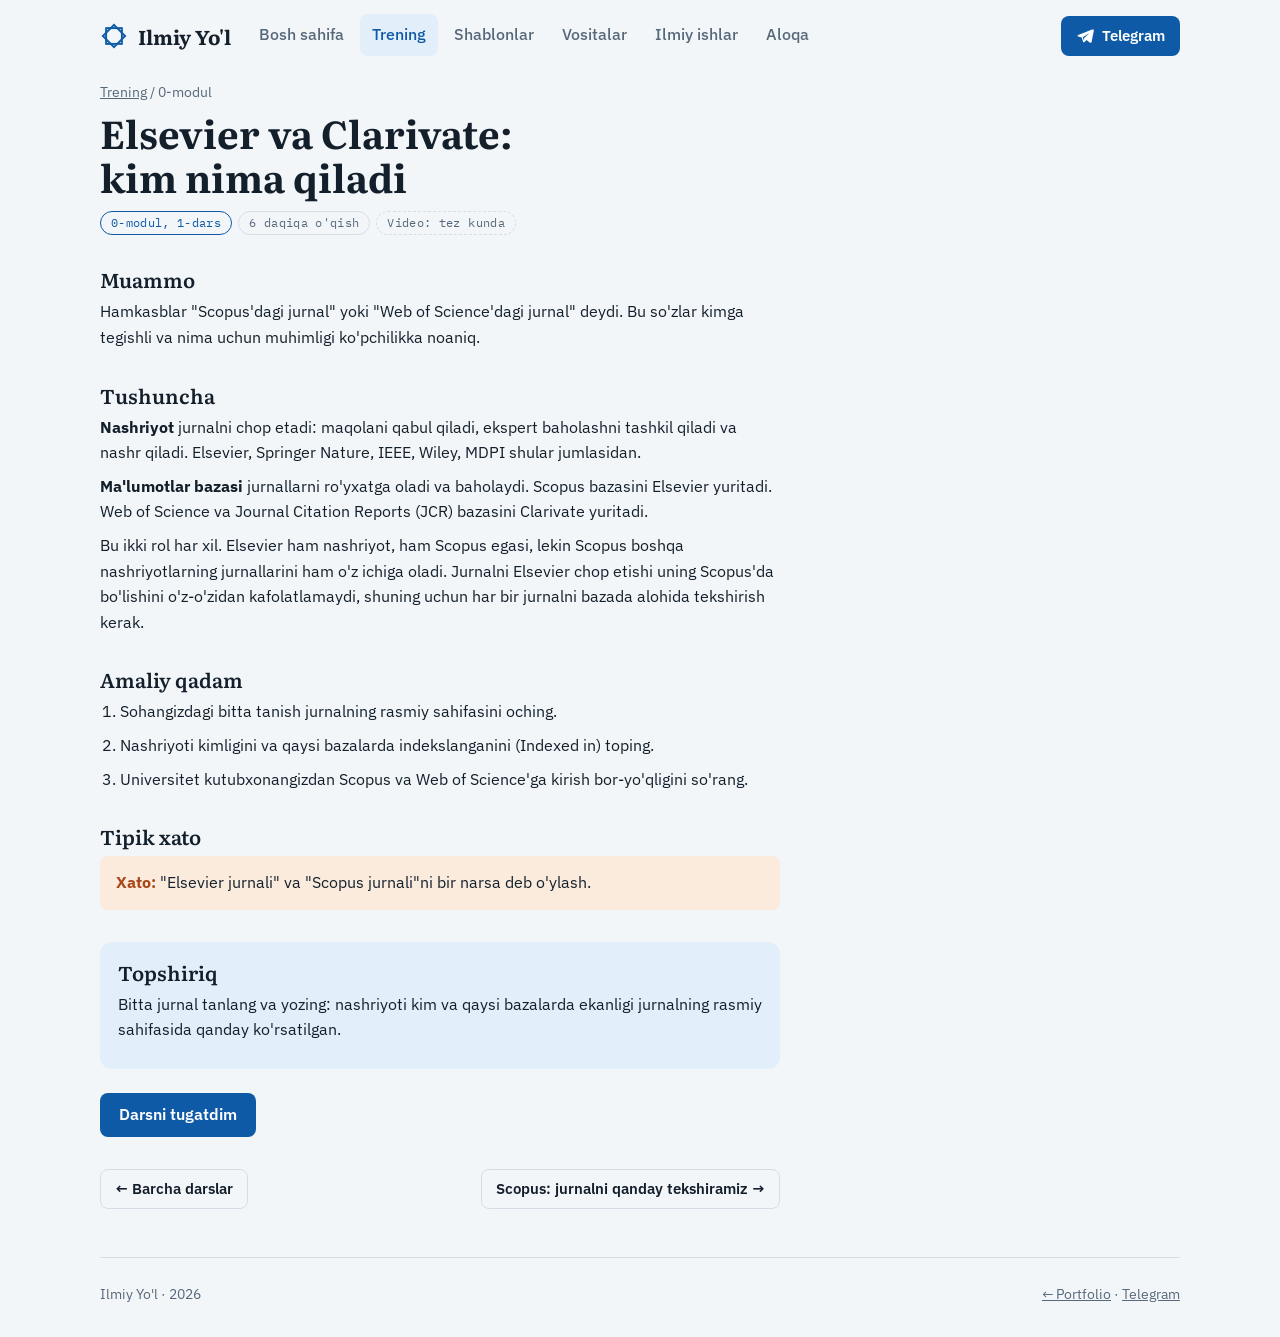
<file: ilmiy-yol/trening/dars-0-1.html>
<!doctype html>
<html lang="uz">
<head>
<meta charset="utf-8">
<meta name="viewport" content="width=device-width, initial-scale=1, viewport-fit=cover">
<title>Elsevier va Clarivate: kim nima qiladi | Ilmiy Yo'l</title>
<meta name="description" content="Hamkasblar "Scopus'dagi jurnal" yoki "Web of Science'dagi jurnal" deydi. Bu so'zlar kimga tegishli va nima uchun muhimligi ko'pchilikka noaniq.">
<link rel="preconnect" href="https://fonts.googleapis.com">
<link rel="preconnect" href="https://fonts.gstatic.com" crossorigin>
<link rel="stylesheet" href="https://fonts.googleapis.com/css2?family=IBM+Plex+Mono:wght@500&family=IBM+Plex+Sans:wght@400;500;600&family=Literata:opsz,wght@7..72,600;7..72,700&display=swap">
<link rel="stylesheet" href="../assets/site.css">
</head>
<body>
<header class="top wrap">
<a class="brand" href="../index.html" aria-label="Ilmiy Yo'l bosh sahifa"><svg viewBox="0 0 32 32" aria-hidden="true"><rect x="7" y="7" width="18" height="18" fill="none" stroke="currentColor" stroke-width="2.2"/><rect x="7" y="7" width="18" height="18" fill="none" stroke="currentColor" stroke-width="2.2" transform="rotate(45 16 16)"/></svg><span>Ilmiy Yo'l</span></a>
<nav class="nav" aria-label="Bo'limlar"><a href="../index.html">Bosh sahifa</a><a href="../trening/index.html" aria-current="page">Trening</a><a href="../shablonlar/index.html">Shablonlar</a><a href="../vositalar/index.html">Vositalar</a><a href="../../#ilmiy">Ilmiy ishlar</a><a href="../aloqa/index.html">Aloqa</a></nav>
<a class="btn btn-primary btn-sm" href="https://t.me/bek92_02" target="_blank" rel="noopener"><svg viewBox="0 0 24 24" aria-hidden="true"><path fill="currentColor" d="M21.5 3.3 2.9 10.5c-1 .4-1 1.8.1 2.1l4.6 1.4 1.8 5.6c.3.9 1.4 1.1 2 .4l2.6-2.6 4.7 3.5c.8.6 1.9.1 2.1-.9l3-15.2c.2-1-.8-1.8-1.7-1.5ZM9 13.6l9.1-5.7-7.2 6.9-.3 3.3L9 13.6Z"/></svg>Telegram</a>
</header>
<main>
<div class="wrap"><article class="lesson"><p class="crumbs"><a href="index.html">Trening</a> / 0-modul</p><h1>Elsevier va Clarivate: kim nima qiladi</h1><div class="lmeta"><span class="chip dars">0-modul, 1-dars</span><span class="chip">6 daqiqa o'qish</span><span class="chip soon">Video: tez kunda</span></div><h2>Muammo</h2><p>Hamkasblar "Scopus'dagi jurnal" yoki "Web of Science'dagi jurnal" deydi. Bu so'zlar kimga tegishli va nima uchun muhimligi ko'pchilikka noaniq.</p><h2>Tushuncha</h2><p><strong>Nashriyot</strong> jurnalni chop etadi: maqolani qabul qiladi, ekspert baholashni tashkil qiladi va nashr qiladi. Elsevier, Springer Nature, IEEE, Wiley, MDPI shular jumlasidan.</p><p><strong>Ma'lumotlar bazasi</strong> jurnallarni ro'yxatga oladi va baholaydi. Scopus bazasini Elsevier yuritadi. Web of Science va Journal Citation Reports (JCR) bazasini Clarivate yuritadi.</p><p>Bu ikki rol har xil. Elsevier ham nashriyot, ham Scopus egasi, lekin Scopus boshqa nashriyotlarning jurnallarini ham o'z ichiga oladi. Jurnalni Elsevier chop etishi uning Scopus'da bo'lishini o'z-o'zidan kafolatlamaydi, shuning uchun har bir jurnalni bazada alohida tekshirish kerak.</p><h2>Amaliy qadam</h2><ol><li>Sohangizdagi bitta tanish jurnalning rasmiy sahifasini oching.</li><li>Nashriyoti kimligini va qaysi bazalarda indekslanganini (Indexed in) toping.</li><li>Universitet kutubxonangizdan Scopus va Web of Science'ga kirish bor-yo'qligini so'rang.</li></ol><h2>Tipik xato</h2><p class="wrong"><strong>Xato:</strong> "Elsevier jurnali" va "Scopus jurnali"ni bir narsa deb o'ylash.</p><div class="todo"><h2>Topshiriq</h2><p>Bitta jurnal tanlang va yozing: nashriyoti kim va qaysi bazalarda ekanligi jurnalning rasmiy sahifasida qanday ko'rsatilgan.</p></div><p style="margin-top:24px"><button class="btn btn-primary" type="button" data-done="0-1">Darsni tugatdim</button></p><div class="lnav"><a class="btn btn-ghost btn-sm" href="index.html">← Barcha darslar</a><a class="btn btn-ghost btn-sm" href="dars-0-2.html">Scopus: jurnalni qanday tekshiramiz →</a></div></article></div>
</main>
<footer class="wrap"><span>Ilmiy Yo'l · 2026</span><span><a href="../../">← Portfolio</a> · <a href="https://t.me/bek92_02" target="_blank" rel="noopener">Telegram</a></span></footer>
<script src="../assets/site.js" defer></script>
</body>
</html>
</file>
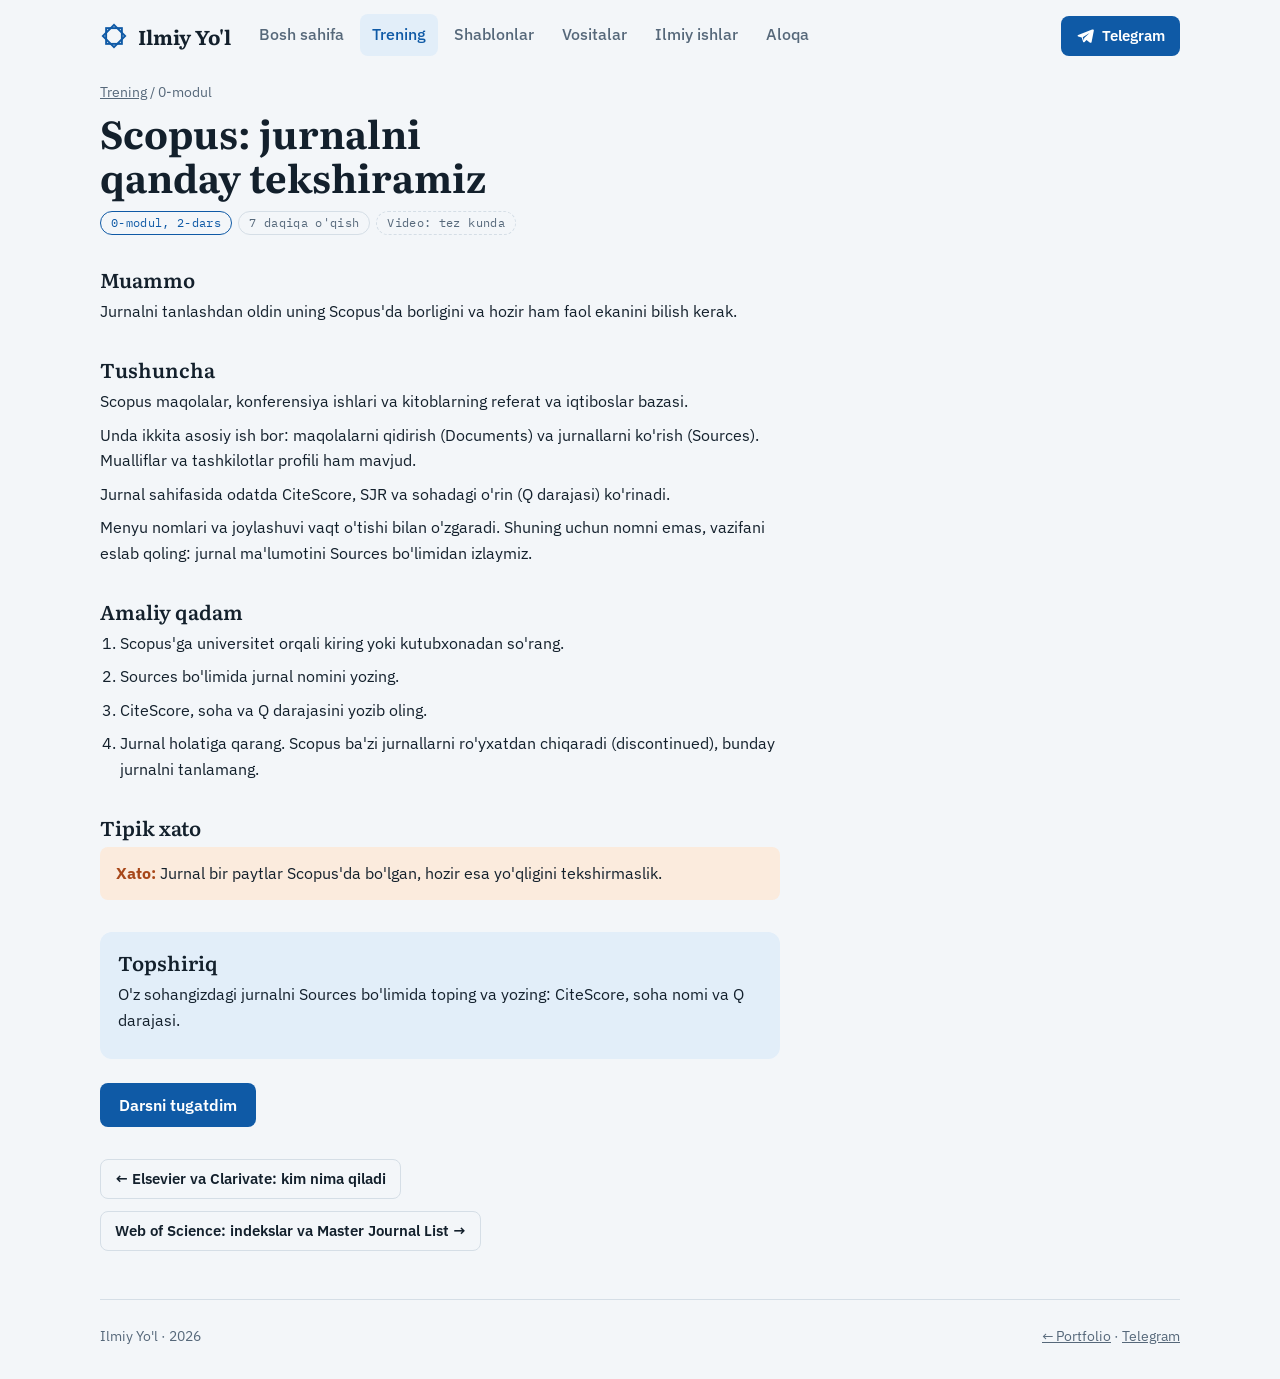
<file: ilmiy-yol/trening/dars-0-2.html>
<!doctype html>
<html lang="uz">
<head>
<meta charset="utf-8">
<meta name="viewport" content="width=device-width, initial-scale=1, viewport-fit=cover">
<title>Scopus: jurnalni qanday tekshiramiz | Ilmiy Yo'l</title>
<meta name="description" content="Jurnalni tanlashdan oldin uning Scopus'da borligini va hozir ham faol ekanini bilish kerak.">
<link rel="preconnect" href="https://fonts.googleapis.com">
<link rel="preconnect" href="https://fonts.gstatic.com" crossorigin>
<link rel="stylesheet" href="https://fonts.googleapis.com/css2?family=IBM+Plex+Mono:wght@500&family=IBM+Plex+Sans:wght@400;500;600&family=Literata:opsz,wght@7..72,600;7..72,700&display=swap">
<link rel="stylesheet" href="../assets/site.css">
</head>
<body>
<header class="top wrap">
<a class="brand" href="../index.html" aria-label="Ilmiy Yo'l bosh sahifa"><svg viewBox="0 0 32 32" aria-hidden="true"><rect x="7" y="7" width="18" height="18" fill="none" stroke="currentColor" stroke-width="2.2"/><rect x="7" y="7" width="18" height="18" fill="none" stroke="currentColor" stroke-width="2.2" transform="rotate(45 16 16)"/></svg><span>Ilmiy Yo'l</span></a>
<nav class="nav" aria-label="Bo'limlar"><a href="../index.html">Bosh sahifa</a><a href="../trening/index.html" aria-current="page">Trening</a><a href="../shablonlar/index.html">Shablonlar</a><a href="../vositalar/index.html">Vositalar</a><a href="../../#ilmiy">Ilmiy ishlar</a><a href="../aloqa/index.html">Aloqa</a></nav>
<a class="btn btn-primary btn-sm" href="https://t.me/bek92_02" target="_blank" rel="noopener"><svg viewBox="0 0 24 24" aria-hidden="true"><path fill="currentColor" d="M21.5 3.3 2.9 10.5c-1 .4-1 1.8.1 2.1l4.6 1.4 1.8 5.6c.3.9 1.4 1.1 2 .4l2.6-2.6 4.7 3.5c.8.6 1.9.1 2.1-.9l3-15.2c.2-1-.8-1.8-1.7-1.5ZM9 13.6l9.1-5.7-7.2 6.9-.3 3.3L9 13.6Z"/></svg>Telegram</a>
</header>
<main>
<div class="wrap"><article class="lesson"><p class="crumbs"><a href="index.html">Trening</a> / 0-modul</p><h1>Scopus: jurnalni qanday tekshiramiz</h1><div class="lmeta"><span class="chip dars">0-modul, 2-dars</span><span class="chip">7 daqiqa o'qish</span><span class="chip soon">Video: tez kunda</span></div><h2>Muammo</h2><p>Jurnalni tanlashdan oldin uning Scopus'da borligini va hozir ham faol ekanini bilish kerak.</p><h2>Tushuncha</h2><p>Scopus maqolalar, konferensiya ishlari va kitoblarning referat va iqtiboslar bazasi.</p><p>Unda ikkita asosiy ish bor: maqolalarni qidirish (Documents) va jurnallarni ko'rish (Sources). Mualliflar va tashkilotlar profili ham mavjud.</p><p>Jurnal sahifasida odatda CiteScore, SJR va sohadagi o'rin (Q darajasi) ko'rinadi.</p><p>Menyu nomlari va joylashuvi vaqt o'tishi bilan o'zgaradi. Shuning uchun nomni emas, vazifani eslab qoling: jurnal ma'lumotini Sources bo'limidan izlaymiz.</p><h2>Amaliy qadam</h2><ol><li>Scopus'ga universitet orqali kiring yoki kutubxonadan so'rang.</li><li>Sources bo'limida jurnal nomini yozing.</li><li>CiteScore, soha va Q darajasini yozib oling.</li><li>Jurnal holatiga qarang. Scopus ba'zi jurnallarni ro'yxatdan chiqaradi (discontinued), bunday jurnalni tanlamang.</li></ol><h2>Tipik xato</h2><p class="wrong"><strong>Xato:</strong> Jurnal bir paytlar Scopus'da bo'lgan, hozir esa yo'qligini tekshirmaslik.</p><div class="todo"><h2>Topshiriq</h2><p>O'z sohangizdagi jurnalni Sources bo'limida toping va yozing: CiteScore, soha nomi va Q darajasi.</p></div><p style="margin-top:24px"><button class="btn btn-primary" type="button" data-done="0-2">Darsni tugatdim</button></p><div class="lnav"><a class="btn btn-ghost btn-sm" href="dars-0-1.html">← Elsevier va Clarivate: kim nima qiladi</a><a class="btn btn-ghost btn-sm" href="dars-0-3.html">Web of Science: indekslar va Master Journal List →</a></div></article></div>
</main>
<footer class="wrap"><span>Ilmiy Yo'l · 2026</span><span><a href="../../">← Portfolio</a> · <a href="https://t.me/bek92_02" target="_blank" rel="noopener">Telegram</a></span></footer>
<script src="../assets/site.js" defer></script>
</body>
</html>
</file>
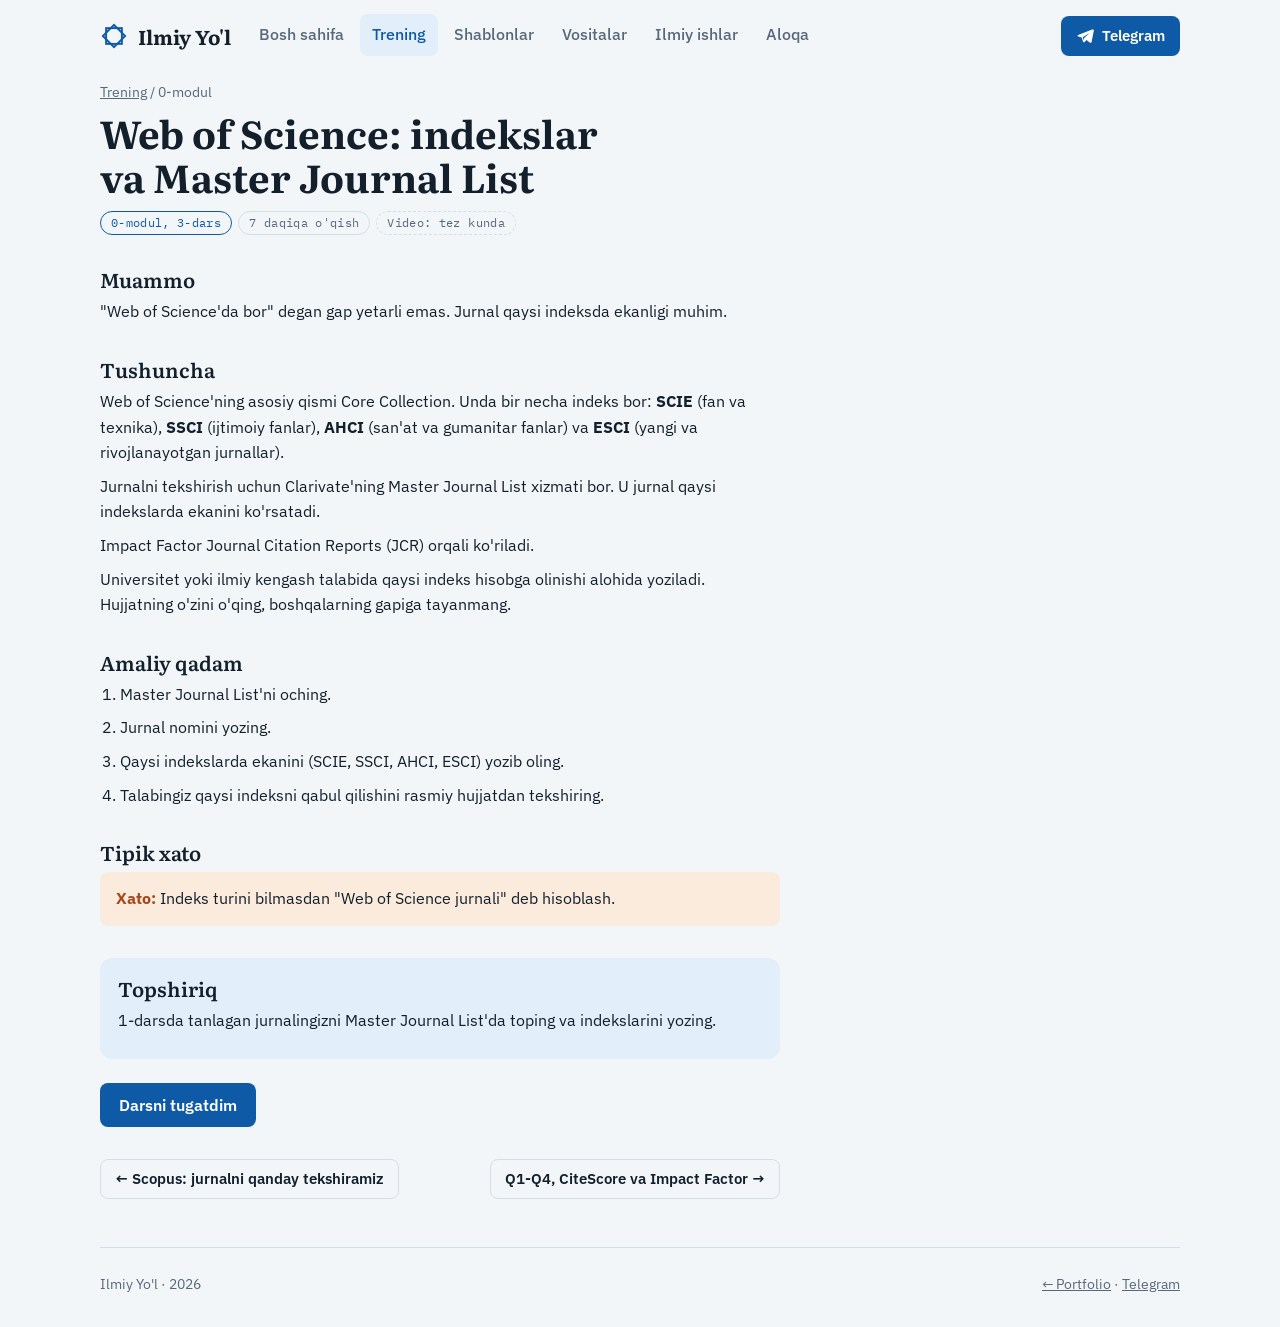
<file: ilmiy-yol/trening/dars-0-3.html>
<!doctype html>
<html lang="uz">
<head>
<meta charset="utf-8">
<meta name="viewport" content="width=device-width, initial-scale=1, viewport-fit=cover">
<title>Web of Science: indekslar va Master Journal List | Ilmiy Yo'l</title>
<meta name="description" content=""Web of Science'da bor" degan gap yetarli emas. Jurnal qaysi indeksda ekanligi muhim.">
<link rel="preconnect" href="https://fonts.googleapis.com">
<link rel="preconnect" href="https://fonts.gstatic.com" crossorigin>
<link rel="stylesheet" href="https://fonts.googleapis.com/css2?family=IBM+Plex+Mono:wght@500&family=IBM+Plex+Sans:wght@400;500;600&family=Literata:opsz,wght@7..72,600;7..72,700&display=swap">
<link rel="stylesheet" href="../assets/site.css">
</head>
<body>
<header class="top wrap">
<a class="brand" href="../index.html" aria-label="Ilmiy Yo'l bosh sahifa"><svg viewBox="0 0 32 32" aria-hidden="true"><rect x="7" y="7" width="18" height="18" fill="none" stroke="currentColor" stroke-width="2.2"/><rect x="7" y="7" width="18" height="18" fill="none" stroke="currentColor" stroke-width="2.2" transform="rotate(45 16 16)"/></svg><span>Ilmiy Yo'l</span></a>
<nav class="nav" aria-label="Bo'limlar"><a href="../index.html">Bosh sahifa</a><a href="../trening/index.html" aria-current="page">Trening</a><a href="../shablonlar/index.html">Shablonlar</a><a href="../vositalar/index.html">Vositalar</a><a href="../../#ilmiy">Ilmiy ishlar</a><a href="../aloqa/index.html">Aloqa</a></nav>
<a class="btn btn-primary btn-sm" href="https://t.me/bek92_02" target="_blank" rel="noopener"><svg viewBox="0 0 24 24" aria-hidden="true"><path fill="currentColor" d="M21.5 3.3 2.9 10.5c-1 .4-1 1.8.1 2.1l4.6 1.4 1.8 5.6c.3.9 1.4 1.1 2 .4l2.6-2.6 4.7 3.5c.8.6 1.9.1 2.1-.9l3-15.2c.2-1-.8-1.8-1.7-1.5ZM9 13.6l9.1-5.7-7.2 6.9-.3 3.3L9 13.6Z"/></svg>Telegram</a>
</header>
<main>
<div class="wrap"><article class="lesson"><p class="crumbs"><a href="index.html">Trening</a> / 0-modul</p><h1>Web of Science: indekslar va Master Journal List</h1><div class="lmeta"><span class="chip dars">0-modul, 3-dars</span><span class="chip">7 daqiqa o'qish</span><span class="chip soon">Video: tez kunda</span></div><h2>Muammo</h2><p>"Web of Science'da bor" degan gap yetarli emas. Jurnal qaysi indeksda ekanligi muhim.</p><h2>Tushuncha</h2><p>Web of Science'ning asosiy qismi Core Collection. Unda bir necha indeks bor: <strong>SCIE</strong> (fan va texnika), <strong>SSCI</strong> (ijtimoiy fanlar), <strong>AHCI</strong> (san'at va gumanitar fanlar) va <strong>ESCI</strong> (yangi va rivojlanayotgan jurnallar).</p><p>Jurnalni tekshirish uchun Clarivate'ning Master Journal List xizmati bor. U jurnal qaysi indekslarda ekanini ko'rsatadi.</p><p>Impact Factor Journal Citation Reports (JCR) orqali ko'riladi.</p><p>Universitet yoki ilmiy kengash talabida qaysi indeks hisobga olinishi alohida yoziladi. Hujjatning o'zini o'qing, boshqalarning gapiga tayanmang.</p><h2>Amaliy qadam</h2><ol><li>Master Journal List'ni oching.</li><li>Jurnal nomini yozing.</li><li>Qaysi indekslarda ekanini (SCIE, SSCI, AHCI, ESCI) yozib oling.</li><li>Talabingiz qaysi indeksni qabul qilishini rasmiy hujjatdan tekshiring.</li></ol><h2>Tipik xato</h2><p class="wrong"><strong>Xato:</strong> Indeks turini bilmasdan "Web of Science jurnali" deb hisoblash.</p><div class="todo"><h2>Topshiriq</h2><p>1-darsda tanlagan jurnalingizni Master Journal List'da toping va indekslarini yozing.</p></div><p style="margin-top:24px"><button class="btn btn-primary" type="button" data-done="0-3">Darsni tugatdim</button></p><div class="lnav"><a class="btn btn-ghost btn-sm" href="dars-0-2.html">← Scopus: jurnalni qanday tekshiramiz</a><a class="btn btn-ghost btn-sm" href="dars-0-4.html">Q1-Q4, CiteScore va Impact Factor →</a></div></article></div>
</main>
<footer class="wrap"><span>Ilmiy Yo'l · 2026</span><span><a href="../../">← Portfolio</a> · <a href="https://t.me/bek92_02" target="_blank" rel="noopener">Telegram</a></span></footer>
<script src="../assets/site.js" defer></script>
</body>
</html>
</file>
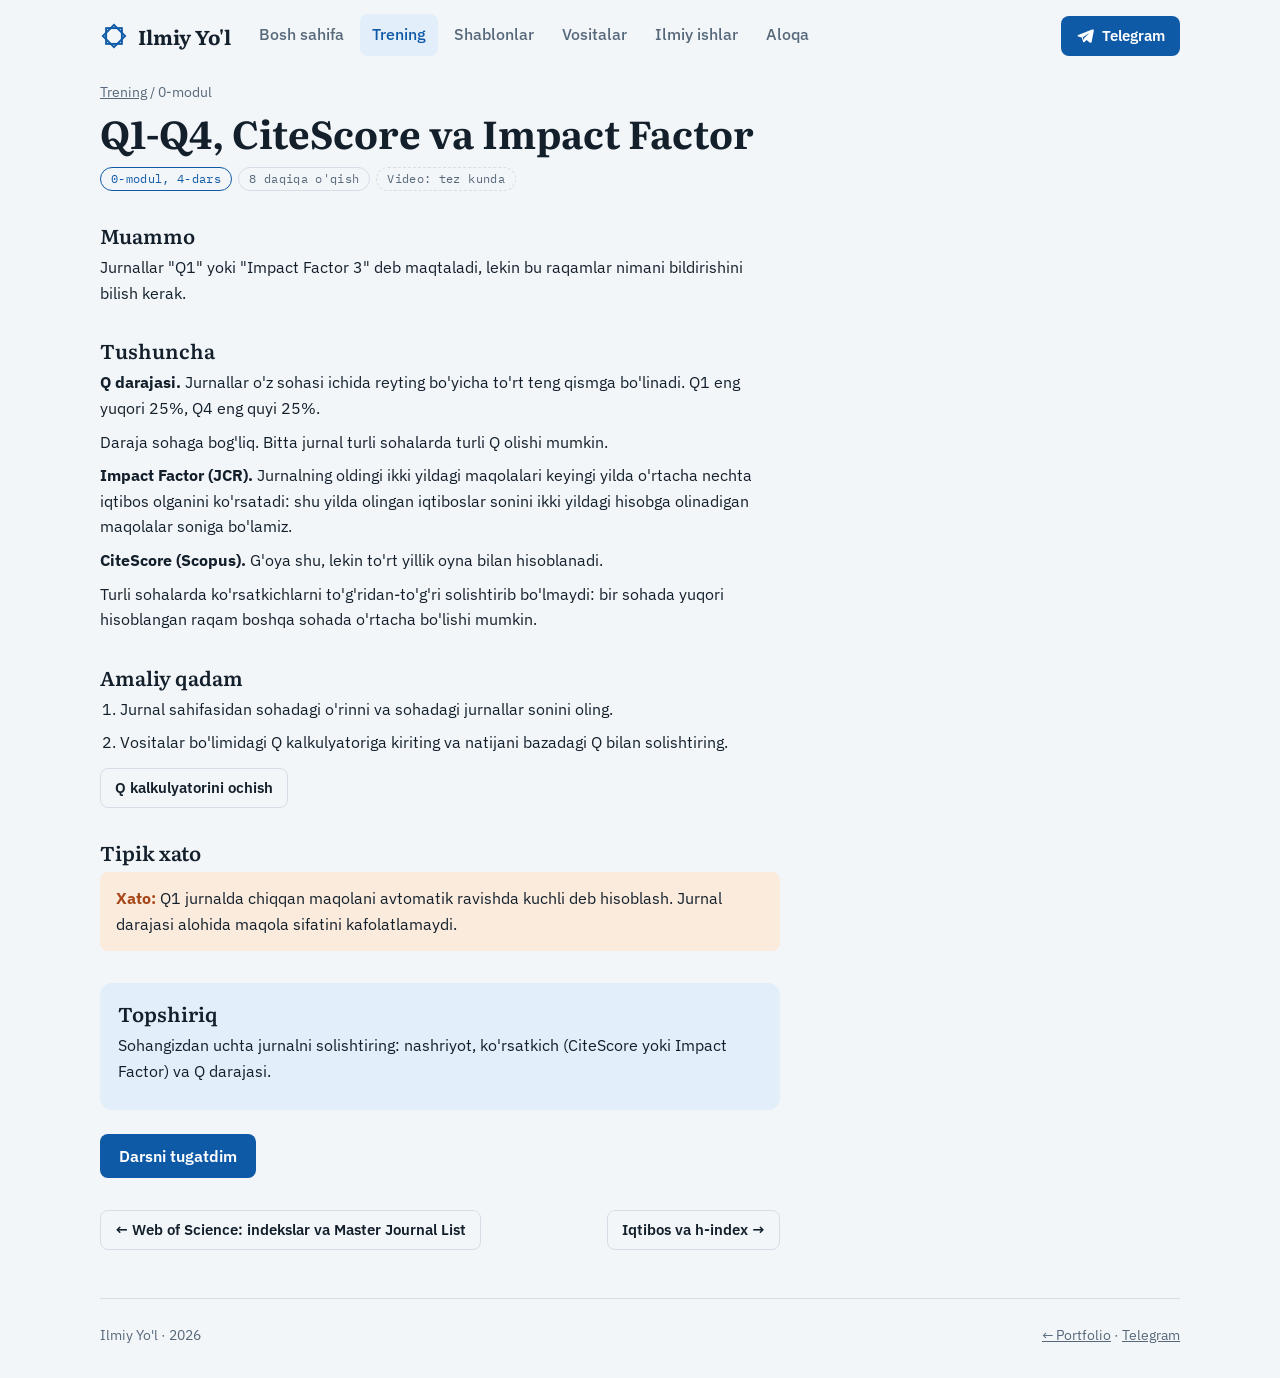
<file: ilmiy-yol/trening/dars-0-4.html>
<!doctype html>
<html lang="uz">
<head>
<meta charset="utf-8">
<meta name="viewport" content="width=device-width, initial-scale=1, viewport-fit=cover">
<title>Q1-Q4, CiteScore va Impact Factor | Ilmiy Yo'l</title>
<meta name="description" content="Jurnallar "Q1" yoki "Impact Factor 3" deb maqtaladi, lekin bu raqamlar nimani bildirishini bilish kerak.">
<link rel="preconnect" href="https://fonts.googleapis.com">
<link rel="preconnect" href="https://fonts.gstatic.com" crossorigin>
<link rel="stylesheet" href="https://fonts.googleapis.com/css2?family=IBM+Plex+Mono:wght@500&family=IBM+Plex+Sans:wght@400;500;600&family=Literata:opsz,wght@7..72,600;7..72,700&display=swap">
<link rel="stylesheet" href="../assets/site.css">
</head>
<body>
<header class="top wrap">
<a class="brand" href="../index.html" aria-label="Ilmiy Yo'l bosh sahifa"><svg viewBox="0 0 32 32" aria-hidden="true"><rect x="7" y="7" width="18" height="18" fill="none" stroke="currentColor" stroke-width="2.2"/><rect x="7" y="7" width="18" height="18" fill="none" stroke="currentColor" stroke-width="2.2" transform="rotate(45 16 16)"/></svg><span>Ilmiy Yo'l</span></a>
<nav class="nav" aria-label="Bo'limlar"><a href="../index.html">Bosh sahifa</a><a href="../trening/index.html" aria-current="page">Trening</a><a href="../shablonlar/index.html">Shablonlar</a><a href="../vositalar/index.html">Vositalar</a><a href="../../#ilmiy">Ilmiy ishlar</a><a href="../aloqa/index.html">Aloqa</a></nav>
<a class="btn btn-primary btn-sm" href="https://t.me/bek92_02" target="_blank" rel="noopener"><svg viewBox="0 0 24 24" aria-hidden="true"><path fill="currentColor" d="M21.5 3.3 2.9 10.5c-1 .4-1 1.8.1 2.1l4.6 1.4 1.8 5.6c.3.9 1.4 1.1 2 .4l2.6-2.6 4.7 3.5c.8.6 1.9.1 2.1-.9l3-15.2c.2-1-.8-1.8-1.7-1.5ZM9 13.6l9.1-5.7-7.2 6.9-.3 3.3L9 13.6Z"/></svg>Telegram</a>
</header>
<main>
<div class="wrap"><article class="lesson"><p class="crumbs"><a href="index.html">Trening</a> / 0-modul</p><h1>Q1-Q4, CiteScore va Impact Factor</h1><div class="lmeta"><span class="chip dars">0-modul, 4-dars</span><span class="chip">8 daqiqa o'qish</span><span class="chip soon">Video: tez kunda</span></div><h2>Muammo</h2><p>Jurnallar "Q1" yoki "Impact Factor 3" deb maqtaladi, lekin bu raqamlar nimani bildirishini bilish kerak.</p><h2>Tushuncha</h2><p><strong>Q darajasi.</strong> Jurnallar o'z sohasi ichida reyting bo'yicha to'rt teng qismga bo'linadi. Q1 eng yuqori 25%, Q4 eng quyi 25%.</p><p>Daraja sohaga bog'liq. Bitta jurnal turli sohalarda turli Q olishi mumkin.</p><p><strong>Impact Factor (JCR).</strong> Jurnalning oldingi ikki yildagi maqolalari keyingi yilda o'rtacha nechta iqtibos olganini ko'rsatadi: shu yilda olingan iqtiboslar sonini ikki yildagi hisobga olinadigan maqolalar soniga bo'lamiz.</p><p><strong>CiteScore (Scopus).</strong> G'oya shu, lekin to'rt yillik oyna bilan hisoblanadi.</p><p>Turli sohalarda ko'rsatkichlarni to'g'ridan-to'g'ri solishtirib bo'lmaydi: bir sohada yuqori hisoblangan raqam boshqa sohada o'rtacha bo'lishi mumkin.</p><h2>Amaliy qadam</h2><ol><li>Jurnal sahifasidan sohadagi o'rinni va sohadagi jurnallar sonini oling.</li><li>Vositalar bo'limidagi Q kalkulyatoriga kiriting va natijani bazadagi Q bilan solishtiring.</li></ol><p style="margin-top:12px"><a class="btn btn-ghost btn-sm" href="../vositalar/index.html#q">Q kalkulyatorini ochish</a></p><h2>Tipik xato</h2><p class="wrong"><strong>Xato:</strong> Q1 jurnalda chiqqan maqolani avtomatik ravishda kuchli deb hisoblash. Jurnal darajasi alohida maqola sifatini kafolatlamaydi.</p><div class="todo"><h2>Topshiriq</h2><p>Sohangizdan uchta jurnalni solishtiring: nashriyot, ko'rsatkich (CiteScore yoki Impact Factor) va Q darajasi.</p></div><p style="margin-top:24px"><button class="btn btn-primary" type="button" data-done="0-4">Darsni tugatdim</button></p><div class="lnav"><a class="btn btn-ghost btn-sm" href="dars-0-3.html">← Web of Science: indekslar va Master Journal List</a><a class="btn btn-ghost btn-sm" href="dars-0-5.html">Iqtibos va h-index →</a></div></article></div>
</main>
<footer class="wrap"><span>Ilmiy Yo'l · 2026</span><span><a href="../../">← Portfolio</a> · <a href="https://t.me/bek92_02" target="_blank" rel="noopener">Telegram</a></span></footer>
<script src="../assets/site.js" defer></script>
</body>
</html>
</file>
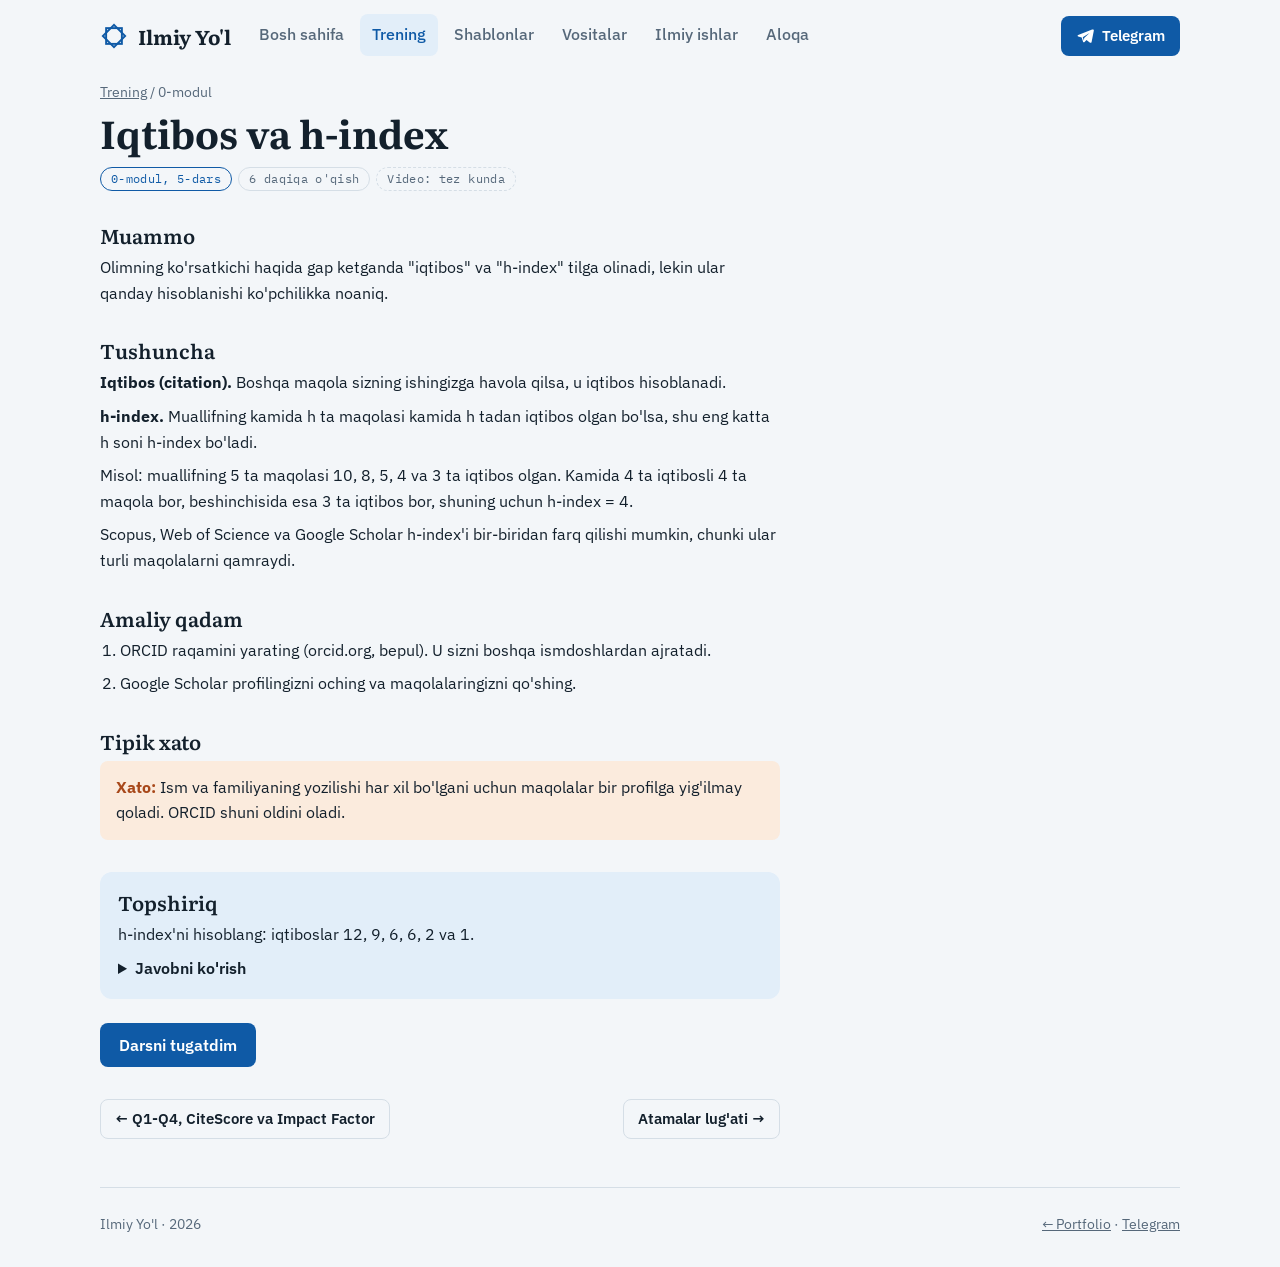
<file: ilmiy-yol/trening/dars-0-5.html>
<!doctype html>
<html lang="uz">
<head>
<meta charset="utf-8">
<meta name="viewport" content="width=device-width, initial-scale=1, viewport-fit=cover">
<title>Iqtibos va h-index | Ilmiy Yo'l</title>
<meta name="description" content="Olimning ko'rsatkichi haqida gap ketganda "iqtibos" va "h-index" tilga olinadi, lekin ular qanday hisoblanishi ko'pchilikka noaniq.">
<link rel="preconnect" href="https://fonts.googleapis.com">
<link rel="preconnect" href="https://fonts.gstatic.com" crossorigin>
<link rel="stylesheet" href="https://fonts.googleapis.com/css2?family=IBM+Plex+Mono:wght@500&family=IBM+Plex+Sans:wght@400;500;600&family=Literata:opsz,wght@7..72,600;7..72,700&display=swap">
<link rel="stylesheet" href="../assets/site.css">
</head>
<body>
<header class="top wrap">
<a class="brand" href="../index.html" aria-label="Ilmiy Yo'l bosh sahifa"><svg viewBox="0 0 32 32" aria-hidden="true"><rect x="7" y="7" width="18" height="18" fill="none" stroke="currentColor" stroke-width="2.2"/><rect x="7" y="7" width="18" height="18" fill="none" stroke="currentColor" stroke-width="2.2" transform="rotate(45 16 16)"/></svg><span>Ilmiy Yo'l</span></a>
<nav class="nav" aria-label="Bo'limlar"><a href="../index.html">Bosh sahifa</a><a href="../trening/index.html" aria-current="page">Trening</a><a href="../shablonlar/index.html">Shablonlar</a><a href="../vositalar/index.html">Vositalar</a><a href="../../#ilmiy">Ilmiy ishlar</a><a href="../aloqa/index.html">Aloqa</a></nav>
<a class="btn btn-primary btn-sm" href="https://t.me/bek92_02" target="_blank" rel="noopener"><svg viewBox="0 0 24 24" aria-hidden="true"><path fill="currentColor" d="M21.5 3.3 2.9 10.5c-1 .4-1 1.8.1 2.1l4.6 1.4 1.8 5.6c.3.9 1.4 1.1 2 .4l2.6-2.6 4.7 3.5c.8.6 1.9.1 2.1-.9l3-15.2c.2-1-.8-1.8-1.7-1.5ZM9 13.6l9.1-5.7-7.2 6.9-.3 3.3L9 13.6Z"/></svg>Telegram</a>
</header>
<main>
<div class="wrap"><article class="lesson"><p class="crumbs"><a href="index.html">Trening</a> / 0-modul</p><h1>Iqtibos va h-index</h1><div class="lmeta"><span class="chip dars">0-modul, 5-dars</span><span class="chip">6 daqiqa o'qish</span><span class="chip soon">Video: tez kunda</span></div><h2>Muammo</h2><p>Olimning ko'rsatkichi haqida gap ketganda "iqtibos" va "h-index" tilga olinadi, lekin ular qanday hisoblanishi ko'pchilikka noaniq.</p><h2>Tushuncha</h2><p><strong>Iqtibos (citation).</strong> Boshqa maqola sizning ishingizga havola qilsa, u iqtibos hisoblanadi.</p><p><strong>h-index.</strong> Muallifning kamida h ta maqolasi kamida h tadan iqtibos olgan bo'lsa, shu eng katta h soni h-index bo'ladi.</p><p>Misol: muallifning 5 ta maqolasi 10, 8, 5, 4 va 3 ta iqtibos olgan. Kamida 4 ta iqtibosli 4 ta maqola bor, beshinchisida esa 3 ta iqtibos bor, shuning uchun h-index = 4.</p><p>Scopus, Web of Science va Google Scholar h-index'i bir-biridan farq qilishi mumkin, chunki ular turli maqolalarni qamraydi.</p><h2>Amaliy qadam</h2><ol><li>ORCID raqamini yarating (orcid.org, bepul). U sizni boshqa ismdoshlardan ajratadi.</li><li>Google Scholar profilingizni oching va maqolalaringizni qo'shing.</li></ol><h2>Tipik xato</h2><p class="wrong"><strong>Xato:</strong> Ism va familiyaning yozilishi har xil bo'lgani uchun maqolalar bir profilga yig'ilmay qoladi. ORCID shuni oldini oladi.</p><div class="todo"><h2>Topshiriq</h2><p>h-index'ni hisoblang: iqtiboslar 12, 9, 6, 6, 2 va 1.</p><details><summary>Javobni ko'rish</summary><p>h-index = 4. To'rtta maqolada kamida 4 tadan iqtibos bor (12, 9, 6, 6), beshinchisida esa 2 ta, bu 5 dan kam.</p></details></div><p style="margin-top:24px"><button class="btn btn-primary" type="button" data-done="0-5">Darsni tugatdim</button></p><div class="lnav"><a class="btn btn-ghost btn-sm" href="dars-0-4.html">← Q1-Q4, CiteScore va Impact Factor</a><a class="btn btn-ghost btn-sm" href="dars-0-6.html">Atamalar lug'ati →</a></div></article></div>
</main>
<footer class="wrap"><span>Ilmiy Yo'l · 2026</span><span><a href="../../">← Portfolio</a> · <a href="https://t.me/bek92_02" target="_blank" rel="noopener">Telegram</a></span></footer>
<script src="../assets/site.js" defer></script>
</body>
</html>
</file>
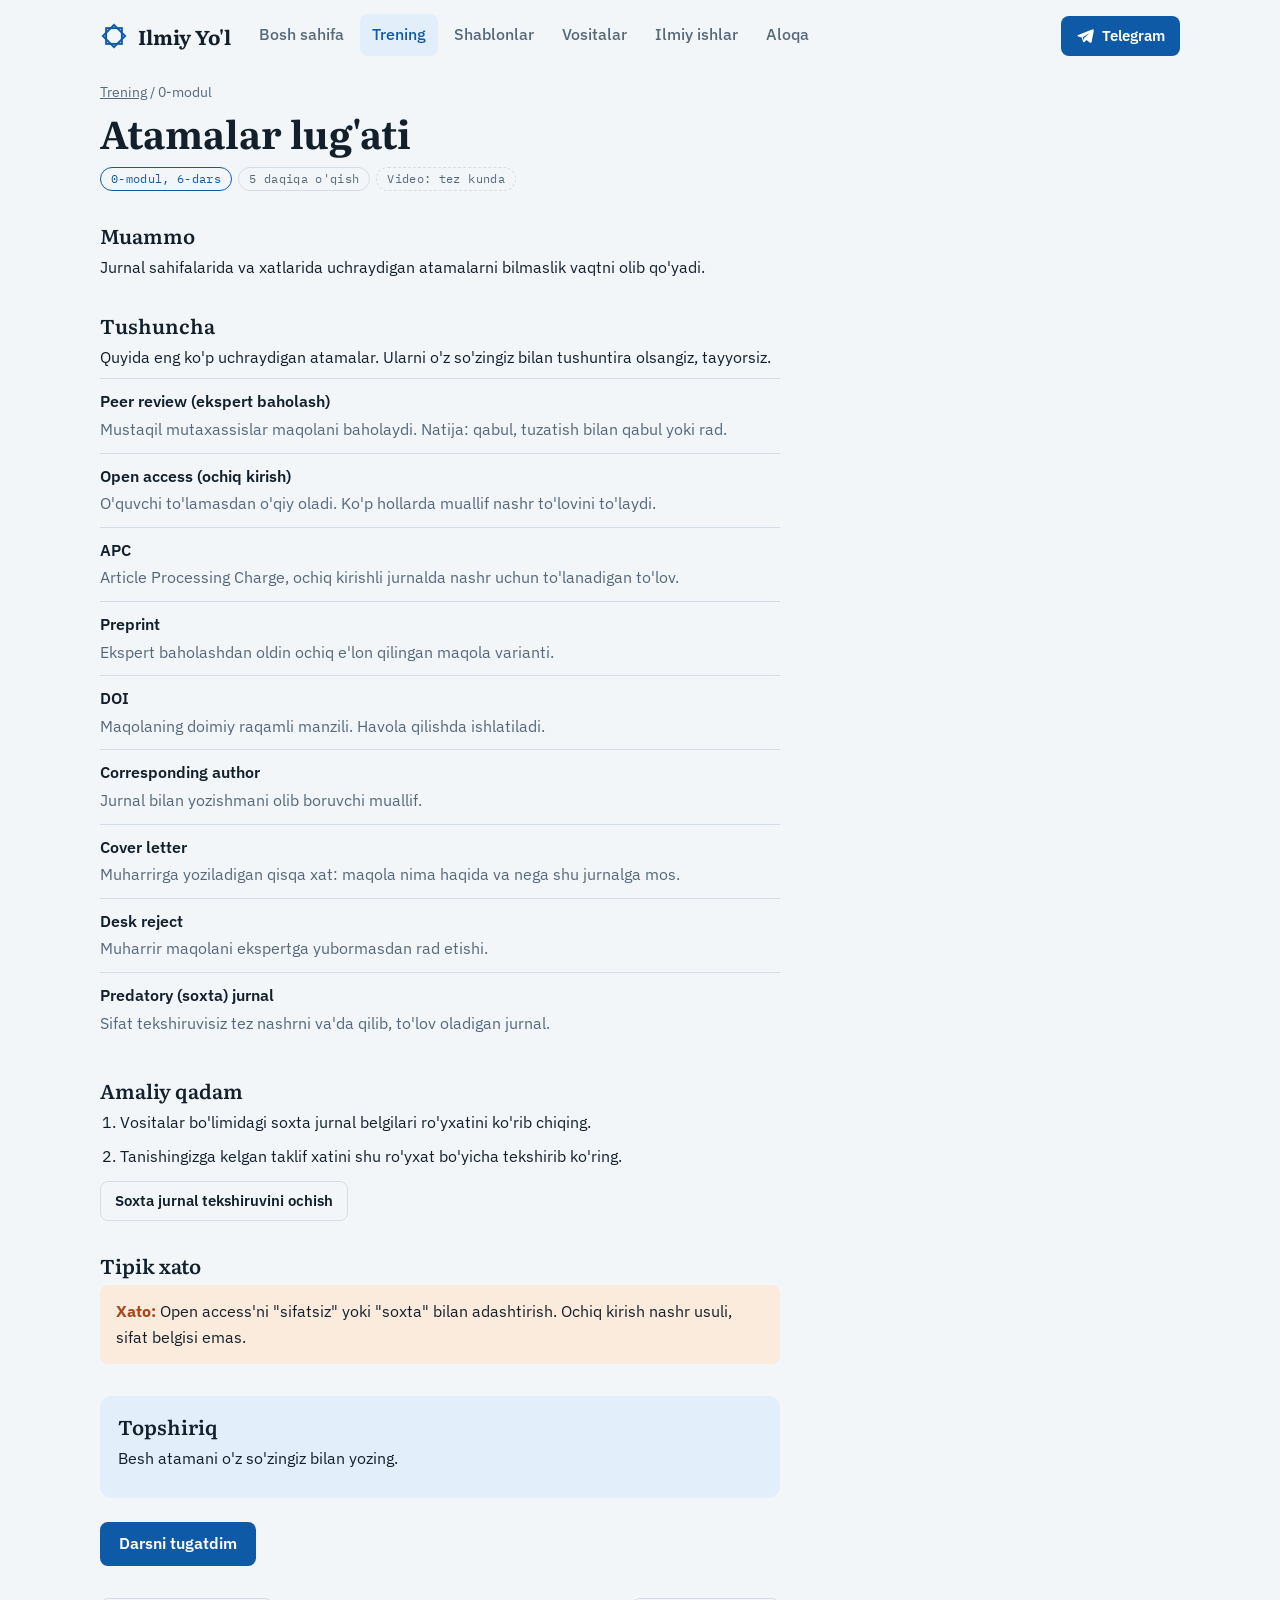
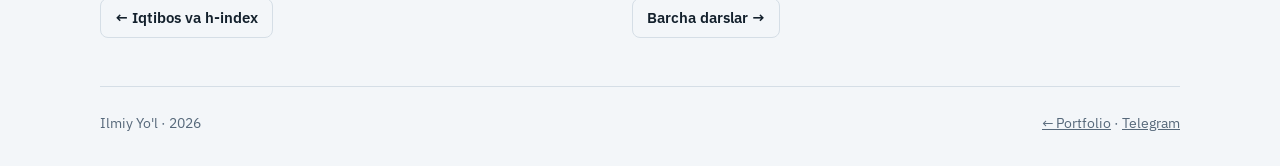
<file: ilmiy-yol/trening/dars-0-6.html>
<!doctype html>
<html lang="uz">
<head>
<meta charset="utf-8">
<meta name="viewport" content="width=device-width, initial-scale=1, viewport-fit=cover">
<title>Atamalar lug'ati | Ilmiy Yo'l</title>
<meta name="description" content="Jurnal sahifalarida va xatlarida uchraydigan atamalarni bilmaslik vaqtni olib qo'yadi.">
<link rel="preconnect" href="https://fonts.googleapis.com">
<link rel="preconnect" href="https://fonts.gstatic.com" crossorigin>
<link rel="stylesheet" href="https://fonts.googleapis.com/css2?family=IBM+Plex+Mono:wght@500&family=IBM+Plex+Sans:wght@400;500;600&family=Literata:opsz,wght@7..72,600;7..72,700&display=swap">
<link rel="stylesheet" href="../assets/site.css">
</head>
<body>
<header class="top wrap">
<a class="brand" href="../index.html" aria-label="Ilmiy Yo'l bosh sahifa"><svg viewBox="0 0 32 32" aria-hidden="true"><rect x="7" y="7" width="18" height="18" fill="none" stroke="currentColor" stroke-width="2.2"/><rect x="7" y="7" width="18" height="18" fill="none" stroke="currentColor" stroke-width="2.2" transform="rotate(45 16 16)"/></svg><span>Ilmiy Yo'l</span></a>
<nav class="nav" aria-label="Bo'limlar"><a href="../index.html">Bosh sahifa</a><a href="../trening/index.html" aria-current="page">Trening</a><a href="../shablonlar/index.html">Shablonlar</a><a href="../vositalar/index.html">Vositalar</a><a href="../../#ilmiy">Ilmiy ishlar</a><a href="../aloqa/index.html">Aloqa</a></nav>
<a class="btn btn-primary btn-sm" href="https://t.me/bek92_02" target="_blank" rel="noopener"><svg viewBox="0 0 24 24" aria-hidden="true"><path fill="currentColor" d="M21.5 3.3 2.9 10.5c-1 .4-1 1.8.1 2.1l4.6 1.4 1.8 5.6c.3.9 1.4 1.1 2 .4l2.6-2.6 4.7 3.5c.8.6 1.9.1 2.1-.9l3-15.2c.2-1-.8-1.8-1.7-1.5ZM9 13.6l9.1-5.7-7.2 6.9-.3 3.3L9 13.6Z"/></svg>Telegram</a>
</header>
<main>
<div class="wrap"><article class="lesson"><p class="crumbs"><a href="index.html">Trening</a> / 0-modul</p><h1>Atamalar lug'ati</h1><div class="lmeta"><span class="chip dars">0-modul, 6-dars</span><span class="chip">5 daqiqa o'qish</span><span class="chip soon">Video: tez kunda</span></div><h2>Muammo</h2><p>Jurnal sahifalarida va xatlarida uchraydigan atamalarni bilmaslik vaqtni olib qo'yadi.</p><h2>Tushuncha</h2><p>Quyida eng ko'p uchraydigan atamalar. Ularni o'z so'zingiz bilan tushuntira olsangiz, tayyorsiz.</p><dl class="gloss"><div><dt>Peer review (ekspert baholash)</dt><dd>Mustaqil mutaxassislar maqolani baholaydi. Natija: qabul, tuzatish bilan qabul yoki rad.</dd></div><div><dt>Open access (ochiq kirish)</dt><dd>O'quvchi to'lamasdan o'qiy oladi. Ko'p hollarda muallif nashr to'lovini to'laydi.</dd></div><div><dt>APC</dt><dd>Article Processing Charge, ochiq kirishli jurnalda nashr uchun to'lanadigan to'lov.</dd></div><div><dt>Preprint</dt><dd>Ekspert baholashdan oldin ochiq e'lon qilingan maqola varianti.</dd></div><div><dt>DOI</dt><dd>Maqolaning doimiy raqamli manzili. Havola qilishda ishlatiladi.</dd></div><div><dt>Corresponding author</dt><dd>Jurnal bilan yozishmani olib boruvchi muallif.</dd></div><div><dt>Cover letter</dt><dd>Muharrirga yoziladigan qisqa xat: maqola nima haqida va nega shu jurnalga mos.</dd></div><div><dt>Desk reject</dt><dd>Muharrir maqolani ekspertga yubormasdan rad etishi.</dd></div><div><dt>Predatory (soxta) jurnal</dt><dd>Sifat tekshiruvisiz tez nashrni va'da qilib, to'lov oladigan jurnal.</dd></div></dl><h2>Amaliy qadam</h2><ol><li>Vositalar bo'limidagi soxta jurnal belgilari ro'yxatini ko'rib chiqing.</li><li>Tanishingizga kelgan taklif xatini shu ro'yxat bo'yicha tekshirib ko'ring.</li></ol><p style="margin-top:12px"><a class="btn btn-ghost btn-sm" href="../vositalar/index.html#soxta">Soxta jurnal tekshiruvini ochish</a></p><h2>Tipik xato</h2><p class="wrong"><strong>Xato:</strong> Open access'ni "sifatsiz" yoki "soxta" bilan adashtirish. Ochiq kirish nashr usuli, sifat belgisi emas.</p><div class="todo"><h2>Topshiriq</h2><p>Besh atamani o'z so'zingiz bilan yozing.</p></div><p style="margin-top:24px"><button class="btn btn-primary" type="button" data-done="0-6">Darsni tugatdim</button></p><div class="lnav"><a class="btn btn-ghost btn-sm" href="dars-0-5.html">← Iqtibos va h-index</a><a class="btn btn-ghost btn-sm" href="index.html">Barcha darslar →</a></div></article></div>
</main>
<footer class="wrap"><span>Ilmiy Yo'l · 2026</span><span><a href="../../">← Portfolio</a> · <a href="https://t.me/bek92_02" target="_blank" rel="noopener">Telegram</a></span></footer>
<script src="../assets/site.js" defer></script>
</body>
</html>
</file>
<file: ilmiy-yol/assets/site.css>
:root {
  --bg: #F3F6F9; --surface: #FFFFFF; --ink: #13202C; --muted: #56687A; --line: #D5DEE6;
  --accent: #0F5AA6; --accent-ink: #FFFFFF; --accent-soft: #E2EEF9; --teal: #0A7A78;
  --warn: #A8481A; --warn-soft: #FBEBDD;
  --q1: #0F5AA6; --q1t: #FFFFFF; --q2: #3A76B0; --q2t: #FFFFFF; --q3: #93B7DA; --q3t: #13202C; --q4: #C9DAEA; --q4t: #13202C;
  --font-display: "Literata", Georgia, "Times New Roman", serif;
  --font-body: "IBM Plex Sans", system-ui, -apple-system, "Segoe UI", sans-serif;
  --font-mono: "IBM Plex Mono", ui-monospace, "SFMono-Regular", Menlo, monospace;
  color-scheme: light;
}
@media (prefers-color-scheme: dark) {
  :root:not([data-theme="light"]) {
    --bg: #0C151E; --surface: #132130; --ink: #E7EEF4; --muted: #9AABBB; --line: #25394B;
    --accent: #5DA9EE; --accent-ink: #08121C; --accent-soft: #16304A; --teal: #38C0BC;
    --warn: #F0A070; --warn-soft: #3A2416;
    --q1: #5DA9EE; --q1t: #08121C; --q2: #3F82C3; --q2t: #08121C; --q3: #2B5E92; --q3t: #E7EEF4; --q4: #1F4468; --q4t: #E7EEF4;
    color-scheme: dark;
  }
}
:root[data-theme="dark"] {
  --bg: #0C151E; --surface: #132130; --ink: #E7EEF4; --muted: #9AABBB; --line: #25394B;
  --accent: #5DA9EE; --accent-ink: #08121C; --accent-soft: #16304A; --teal: #38C0BC;
  --warn: #F0A070; --warn-soft: #3A2416;
  --q1: #5DA9EE; --q1t: #08121C; --q2: #3F82C3; --q2t: #08121C; --q3: #2B5E92; --q3t: #E7EEF4; --q4: #1F4468; --q4t: #E7EEF4;
  color-scheme: dark;
}
* { box-sizing: border-box; }
@media (prefers-reduced-motion: no-preference) { html { scroll-behavior: smooth; } }
body {
  margin: 0; background: var(--bg); color: var(--ink);
  font-family: var(--font-body); font-size: 16px; line-height: 1.6;
  padding-block: 0 24px;
  padding-left: max(16px, env(safe-area-inset-left, 0px));
  padding-right: max(16px, env(safe-area-inset-right, 0px));
}
a { color: var(--accent); }
:focus-visible { outline: 3px solid var(--accent); outline-offset: 2px; border-radius: 4px; }
.sr-only { position: absolute; width: 1px; height: 1px; overflow: hidden; clip: rect(0 0 0 0); white-space: nowrap; }
.wrap { max-width: 1080px; margin-inline: auto; }
h1, h2, h3, h4 { font-family: var(--font-display); text-wrap: balance; margin: 0; }
h2 { font-size: clamp(1.5rem, 3.6vw, 2.05rem); font-weight: 600; line-height: 1.2; }
h3 { font-size: 1.15rem; font-weight: 600; line-height: 1.3; }
h4 { font-size: 1rem; font-weight: 600; margin: 18px 0 6px; }
p { margin: 0; }
code { font-family: var(--font-mono); font-size: .88em; }
.mono-label { font-family: var(--font-mono); font-size: .78rem; letter-spacing: .08em; text-transform: uppercase; }
.eyebrow { color: var(--teal); margin-bottom: 12px; }

.btn { display: inline-flex; align-items: center; justify-content: center; gap: 8px; min-height: 44px; padding: 10px 18px; border-radius: 8px; font: 600 1rem/1.2 var(--font-body); text-decoration: none; cursor: pointer; border: 1px solid transparent; }
.btn svg { width: 18px; height: 18px; flex: none; }
.btn-primary { background: var(--accent); color: var(--accent-ink); }
.btn-primary:hover { filter: brightness(1.08); }
.btn-ghost { background: transparent; color: var(--ink); border-color: var(--line); }
.btn-ghost:hover { border-color: var(--accent); color: var(--accent); }
.btn-sm { min-height: 40px; padding: 8px 14px; font-size: .92rem; }
.actions { display: flex; flex-wrap: wrap; gap: 12px; }

/* header + menu */
.top { display: flex; flex-wrap: wrap; align-items: center; gap: 6px 16px; padding-block: 14px; }
.brand { display: inline-flex; align-items: center; gap: 10px; font-family: var(--font-display); font-weight: 700; font-size: 1.25rem; color: var(--ink); text-decoration: none; margin-right: auto; }
.brand svg { width: 28px; height: 28px; color: var(--accent); flex: none; }
.nav { order: 3; flex-basis: 100%; display: flex; gap: 4px; overflow-x: auto; scrollbar-width: none; margin-inline: -8px; padding-bottom: 2px; }
.nav::-webkit-scrollbar { display: none; }
.nav a { white-space: nowrap; text-decoration: none; color: var(--muted); font-weight: 500; padding: 8px 12px; border-radius: 8px; min-height: 40px; display: inline-flex; align-items: center; }
.nav a:hover { color: var(--ink); background: var(--surface); }
.nav a[aria-current="page"] { color: var(--accent); background: var(--accent-soft); }
@media (min-width: 900px) { .nav { order: 0; flex-basis: auto; margin: 0; } .brand { margin-right: 0; } .top .btn { margin-left: auto; } }

/* hero */
.hero { display: grid; gap: 32px; padding-block: 28px 48px; }
@media (min-width: 900px) { .hero { grid-template-columns: minmax(0, 1.2fr) minmax(0, .8fr); align-items: center; gap: 56px; padding-block: 56px 64px; } }
.hero h1 { font-size: clamp(2rem, 5.6vw, 3.3rem); font-weight: 700; line-height: 1.12; letter-spacing: -.01em; margin-bottom: 16px; }
.lead { font-size: 1.12rem; color: var(--muted); max-width: 56ch; margin-bottom: 24px; }
.scale { background: var(--surface); border: 1px solid var(--line); border-radius: 12px; padding: 20px; min-width: 0; }
.scale h2 { font-size: 1.05rem; font-weight: 600; margin-bottom: 4px; }
.scale .sub { color: var(--muted); font-size: .92rem; }
.qbar { display: grid; grid-template-columns: repeat(4, minmax(0, 1fr)); gap: 4px; margin-block: 16px 8px; }
.qbar span { height: 48px; border-radius: 4px; display: grid; place-items: center; font-family: var(--font-mono); font-weight: 500; }
.qbar .q1, .qbadge.q1 { background: var(--q1); color: var(--q1t); }
.qbar .q2, .qbadge.q2 { background: var(--q2); color: var(--q2t); }
.qbar .q3, .qbadge.q3 { background: var(--q3); color: var(--q3t); }
.qbar .q4, .qbadge.q4 { background: var(--q4); color: var(--q4t); }
.qends { display: flex; justify-content: space-between; gap: 8px; color: var(--muted); font-family: var(--font-mono); font-size: .74rem; }
.metrics { margin: 20px 0 0; padding: 0; border-top: 1px solid var(--line); }
.metrics div { display: grid; grid-template-columns: 7.5rem minmax(0, 1fr); gap: 12px; padding-block: 10px; border-bottom: 1px solid var(--line); }
.metrics dt { font-weight: 600; }
.metrics dd { margin: 0; color: var(--muted); font-family: var(--font-mono); font-size: .88rem; }

/* sections */
.sec { padding-block: 48px; border-top: 1px solid var(--line); }
.sec-head { display: grid; gap: 10px; margin-bottom: 28px; max-width: 62ch; }
.sec-head p { color: var(--muted); }
.pagehead { padding-block: 28px 8px; max-width: 70ch; display: grid; gap: 10px; }
.pagehead h1 { font-size: clamp(1.8rem, 4.6vw, 2.6rem); font-weight: 700; line-height: 1.15; }
.pagehead p { color: var(--muted); font-size: 1.05rem; }

.maxims { display: grid; gap: 24px; }
@media (min-width: 820px) { .maxims { grid-template-columns: repeat(3, minmax(0, 1fr)); gap: 32px; } }
.maxims blockquote { margin: 0; padding-top: 14px; border-top: 2px solid var(--ink); }
.maxims p { font-family: var(--font-display); font-size: 1.25rem; line-height: 1.4; font-weight: 600; text-wrap: balance; }

.tiles { display: grid; gap: 16px; grid-template-columns: repeat(auto-fit, minmax(min(100%, 230px), 1fr)); }
.tile { display: flex; flex-direction: column; gap: 8px; padding: 20px; background: var(--surface); border: 1px solid var(--line); border-radius: 12px; text-decoration: none; color: var(--ink); min-width: 0; }
.tile:hover { border-color: var(--accent); }
.tile .kicker { color: var(--teal); }
.tile p { color: var(--muted); font-size: .95rem; flex: 1; }
.tile .go { color: var(--accent); font-weight: 600; }

.split { display: grid; gap: 32px; }
@media (min-width: 900px) { .split { grid-template-columns: minmax(0, 5fr) minmax(0, 7fr); gap: 56px; } .split .sec-head { position: sticky; top: 24px; align-self: start; margin-bottom: 0; } }
.steps { list-style: none; margin: 0; padding: 0; }
.step { display: grid; grid-template-columns: 44px minmax(0, 1fr); gap: 16px; position: relative; padding-bottom: 28px; }
.step::before { content: ""; position: absolute; left: 21px; top: 46px; bottom: 2px; width: 2px; background: var(--line); }
.step:last-child { padding-bottom: 0; }
.step:last-child::before { display: none; }
.step .n { width: 44px; height: 44px; border-radius: 50%; border: 2px solid var(--accent); background: var(--bg); color: var(--accent); display: grid; place-items: center; font-family: var(--font-mono); font-weight: 500; }
.step h3 { margin-bottom: 4px; padding-top: 8px; }
.step p { color: var(--muted); margin-bottom: 10px; }
.chips { display: flex; flex-wrap: wrap; gap: 6px; }
.chip { font-family: var(--font-mono); font-size: .72rem; letter-spacing: .03em; padding: 2px 10px; border-radius: 999px; border: 1px solid var(--line); color: var(--muted); text-decoration: none; }
.chip.dars { color: var(--accent); border-color: currentColor; }
.chip.vosita { color: var(--teal); border-color: currentColor; }
.chip.soon { border-style: dashed; }
a.chip:hover { background: var(--surface); }

.cta { background: var(--accent); color: var(--accent-ink); border-radius: 16px; padding: 36px 24px; display: grid; gap: 16px; justify-items: start; }
.cta h2 { max-width: 24ch; }
.cta p { max-width: 54ch; }
.cta .btn-primary { background: var(--accent-ink); color: var(--accent); }
.cta .btn-ghost { color: var(--accent-ink); border-color: var(--accent-ink); }
.cta .btn:focus-visible { outline-color: var(--accent-ink); }

/* cards + lists */
.cols { display: grid; gap: 20px; }
@media (min-width: 820px) { .cols { grid-template-columns: repeat(2, minmax(0, 1fr)); align-items: start; } }
.card { background: var(--surface); border: 1px solid var(--line); border-radius: 12px; padding: 24px; min-width: 0; }
.card .kicker { color: var(--teal); margin-bottom: 8px; }
.card h3 { margin-bottom: 12px; }
.desc { color: var(--muted); font-size: .95rem; margin-bottom: 12px; }
.lessonlist { list-style: none; margin: 0; padding: 0; }
.lessonlist li { display: grid; grid-template-columns: 1.5rem minmax(0, 1fr) auto; gap: 4px 12px; align-items: center; padding-block: 12px; border-top: 1px solid var(--line); }
.lessonlist a { color: var(--ink); font-weight: 500; text-decoration: none; }
.lessonlist a:hover { color: var(--accent); text-decoration: underline; }
.lessonlist .meta { color: var(--muted); font-family: var(--font-mono); font-size: .78rem; white-space: nowrap; }
.lessonlist .soon-t { color: var(--muted); }
.tick { width: 18px; height: 18px; border-radius: 50%; border: 2px solid var(--line); display: inline-block; }
li.is-done .tick { background: var(--accent); border-color: var(--accent); box-shadow: inset 0 0 0 3px var(--surface); }
li.is-done a { color: var(--muted); }
.pbar { height: 6px; background: var(--line); border-radius: 3px; overflow: hidden; margin-block: 8px 20px; }
.pbar span { display: block; height: 100%; width: 0; background: var(--accent); }
.progress { font-family: var(--font-mono); font-size: .85rem; color: var(--muted); }
.note { margin-top: 16px; color: var(--muted); font-size: .92rem; max-width: 70ch; }

/* lesson page */
.lesson { max-width: 68ch; padding-block: 8px 24px; }
.crumbs { font-size: .9rem; color: var(--muted); margin-bottom: 8px; }
.crumbs a { color: var(--muted); }
.lesson h1 { font-size: clamp(1.7rem, 4.4vw, 2.4rem); font-weight: 700; line-height: 1.15; margin-bottom: 12px; }
.lmeta { display: flex; flex-wrap: wrap; gap: 6px; margin-bottom: 8px; }
.lesson h2 { font-size: 1.25rem; font-weight: 600; margin: 32px 0 8px; }
.lesson p, .lesson li { margin-bottom: 8px; }
.lesson ol, .lesson ul { padding-left: 1.25rem; margin: 0; }
.todo { margin-top: 32px; padding: 18px; border-radius: 12px; background: var(--accent-soft); }
.todo h2 { margin-top: 0; }
.wrong { padding: 14px 16px; border-radius: 8px; background: var(--warn-soft); }
.wrong strong { color: var(--warn); }
.gloss { margin: 0; display: grid; gap: 0; }
.gloss div { padding-block: 10px; border-top: 1px solid var(--line); }
.gloss dt { font-weight: 600; }
.gloss dd { margin: 2px 0 0; color: var(--muted); }
.lnav { display: flex; justify-content: space-between; flex-wrap: wrap; gap: 12px; margin-top: 32px; }
.lesson details { margin-top: 8px; }
summary { cursor: pointer; font-weight: 600; }

/* templates + code viewer */
.dl { display: flex; flex-wrap: wrap; gap: 8px; margin-block: 14px; }
details.code { margin-top: 8px; }
details.code pre { margin: 10px 0 0; overflow: auto; max-height: 420px; background: var(--bg); border: 1px solid var(--line); border-radius: 8px; padding: 14px; font: 500 .8rem/1.55 var(--font-mono); white-space: pre; }
.how { margin: 8px 0 0; padding-left: 1.25rem; display: grid; gap: 6px; }

/* tools */
.tools { display: grid; gap: 20px; }
@media (min-width: 880px) { .tools { grid-template-columns: repeat(2, minmax(0, 1fr)); align-items: start; } .tools .wide { grid-column: 1 / -1; } }
.tool h3 { margin-bottom: 6px; }
.fields { display: grid; grid-template-columns: repeat(2, minmax(0, 1fr)); gap: 12px; }
.field label { display: block; font-size: .88rem; font-weight: 500; margin-bottom: 4px; }
.field input { width: 100%; min-height: 44px; padding: 8px 12px; border-radius: 8px; border: 1px solid var(--line); background: var(--bg); color: var(--ink); font: 500 1rem var(--font-mono); }
textarea { display: block; width: 100%; min-height: 190px; padding: 12px; border-radius: 8px; border: 1px solid var(--line); background: var(--bg); color: var(--ink); font: 400 .98rem/1.6 var(--font-body); resize: vertical; }
.qresult { display: flex; align-items: center; gap: 14px; margin-top: 16px; padding: 14px; border-radius: 8px; background: var(--accent-soft); }
.qbadge { flex: none; min-width: 56px; height: 56px; border-radius: 8px; display: grid; place-items: center; font-family: var(--font-mono); font-weight: 500; font-size: 1.3rem; }
.qresult p { min-width: 0; }
.pct { font-family: var(--font-mono); font-weight: 500; }
.example { margin-top: 12px; color: var(--muted); font-size: .85rem; }
.checks { border: 0; padding: 0; margin: 0; display: grid; gap: 10px; min-width: 0; }
.checks legend { padding: 0; margin-bottom: 10px; font-size: .88rem; font-weight: 500; }
.check { display: grid; grid-template-columns: 22px minmax(0, 1fr); gap: 10px; align-items: start; font-size: .95rem; cursor: pointer; }
.check input { width: 20px; height: 20px; margin: 2px 0 0; accent-color: var(--accent); }
.verdict { margin-top: 16px; padding: 14px; border-radius: 8px; background: var(--accent-soft); border: 1px solid transparent; }
.verdict .vh { display: flex; justify-content: space-between; gap: 12px; font-weight: 600; margin-bottom: 4px; }
.verdict .vc { font-family: var(--font-mono); font-weight: 500; font-size: .88rem; color: var(--muted); white-space: nowrap; }
.verdict p { font-size: .93rem; }
.verdict[data-level="warn"] { background: var(--warn-soft); }
.verdict[data-level="warn"] .vt, .verdict[data-level="bad"] .vt { color: var(--warn); }
.verdict[data-level="bad"] { background: var(--warn-soft); border-color: var(--warn); }
.stats { display: flex; flex-wrap: wrap; gap: 8px 28px; margin-top: 16px; }
.stat b { display: block; font-family: var(--font-mono); font-size: 1.35rem; font-weight: 500; }
.stat span { color: var(--muted); font-size: .85rem; }
.rlist { margin: 0; padding-left: 1.25rem; display: grid; gap: 4px; font-size: .95rem; }
.rnone { color: var(--muted); font-size: .92rem; }
.ba { display: grid; gap: 12px; margin-block: 16px; }
@media (min-width: 820px) { .ba { grid-template-columns: repeat(2, minmax(0, 1fr)); } }
.ba figure { margin: 0; padding: 14px; border-radius: 8px; background: var(--bg); border: 1px solid var(--line); min-width: 0; }
.ba figcaption { font-family: var(--font-mono); font-size: .76rem; letter-spacing: .06em; text-transform: uppercase; color: var(--muted); margin-bottom: 8px; }
.ba p { font-size: .95rem; line-height: 1.75; }
.ba del { background: var(--warn-soft); color: var(--ink); text-decoration: line-through; text-decoration-color: var(--warn); }
.ba ins { background: var(--accent-soft); color: var(--ink); text-decoration: none; border-bottom: 2px solid var(--accent); }
.prompt pre { margin: 0 0 12px; white-space: pre-wrap; overflow-wrap: anywhere; font: 500 .92rem/1.6 var(--font-mono); }
.ethics { background: var(--warn-soft); border-radius: 12px; padding: 20px 20px 8px; }
.ethics h3 { margin-bottom: 12px; color: var(--warn); }
.ethics ul { margin: 0; padding: 0 0 12px; list-style: none; display: grid; gap: 12px; }
.ethics li { display: grid; grid-template-columns: 1.25rem minmax(0, 1fr); gap: 8px; }
.ethics li::before { content: "!"; font-family: var(--font-mono); font-weight: 500; color: var(--warn); }
.stack { display: grid; gap: 20px; }

footer { border-top: 1px solid var(--line); margin-top: 24px; padding-block: 24px 8px; color: var(--muted); font-size: .9rem; display: flex; flex-wrap: wrap; justify-content: space-between; gap: 8px 24px; }
footer a { color: var(--muted); }
</file>
